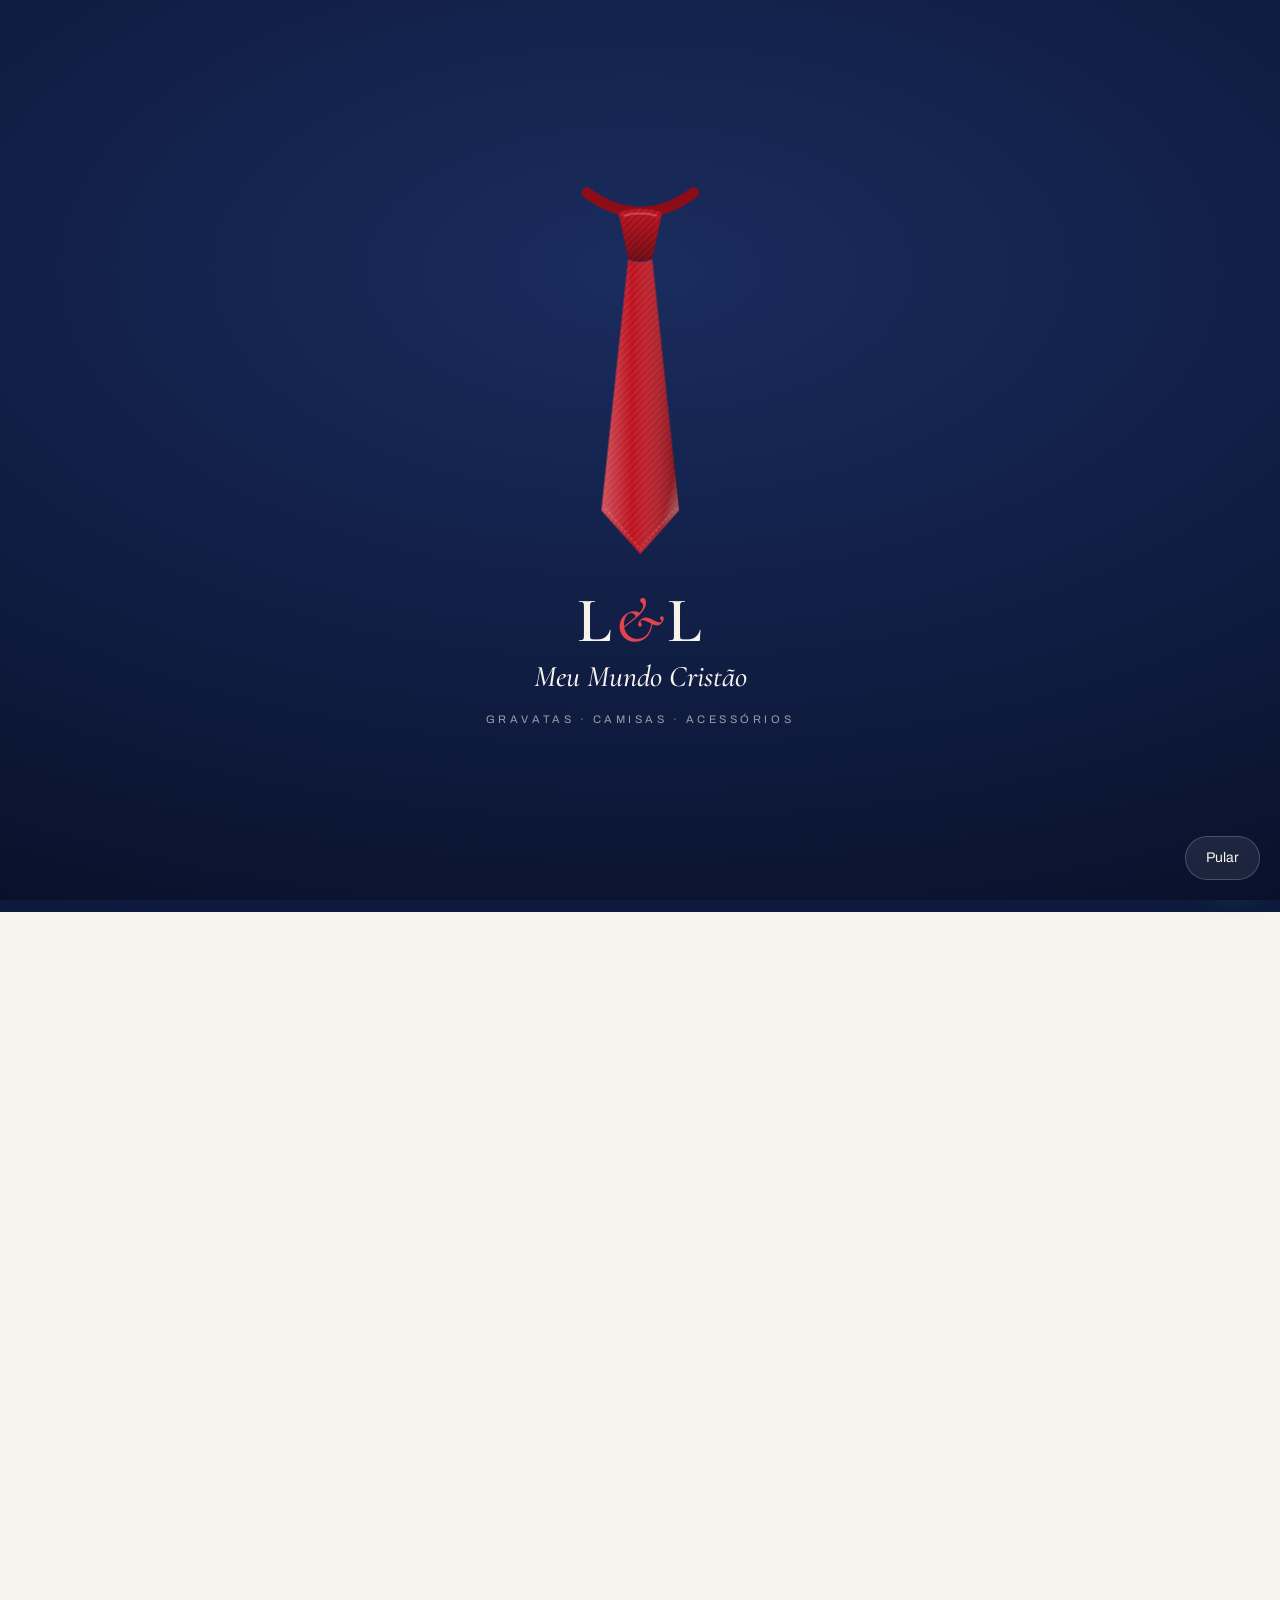
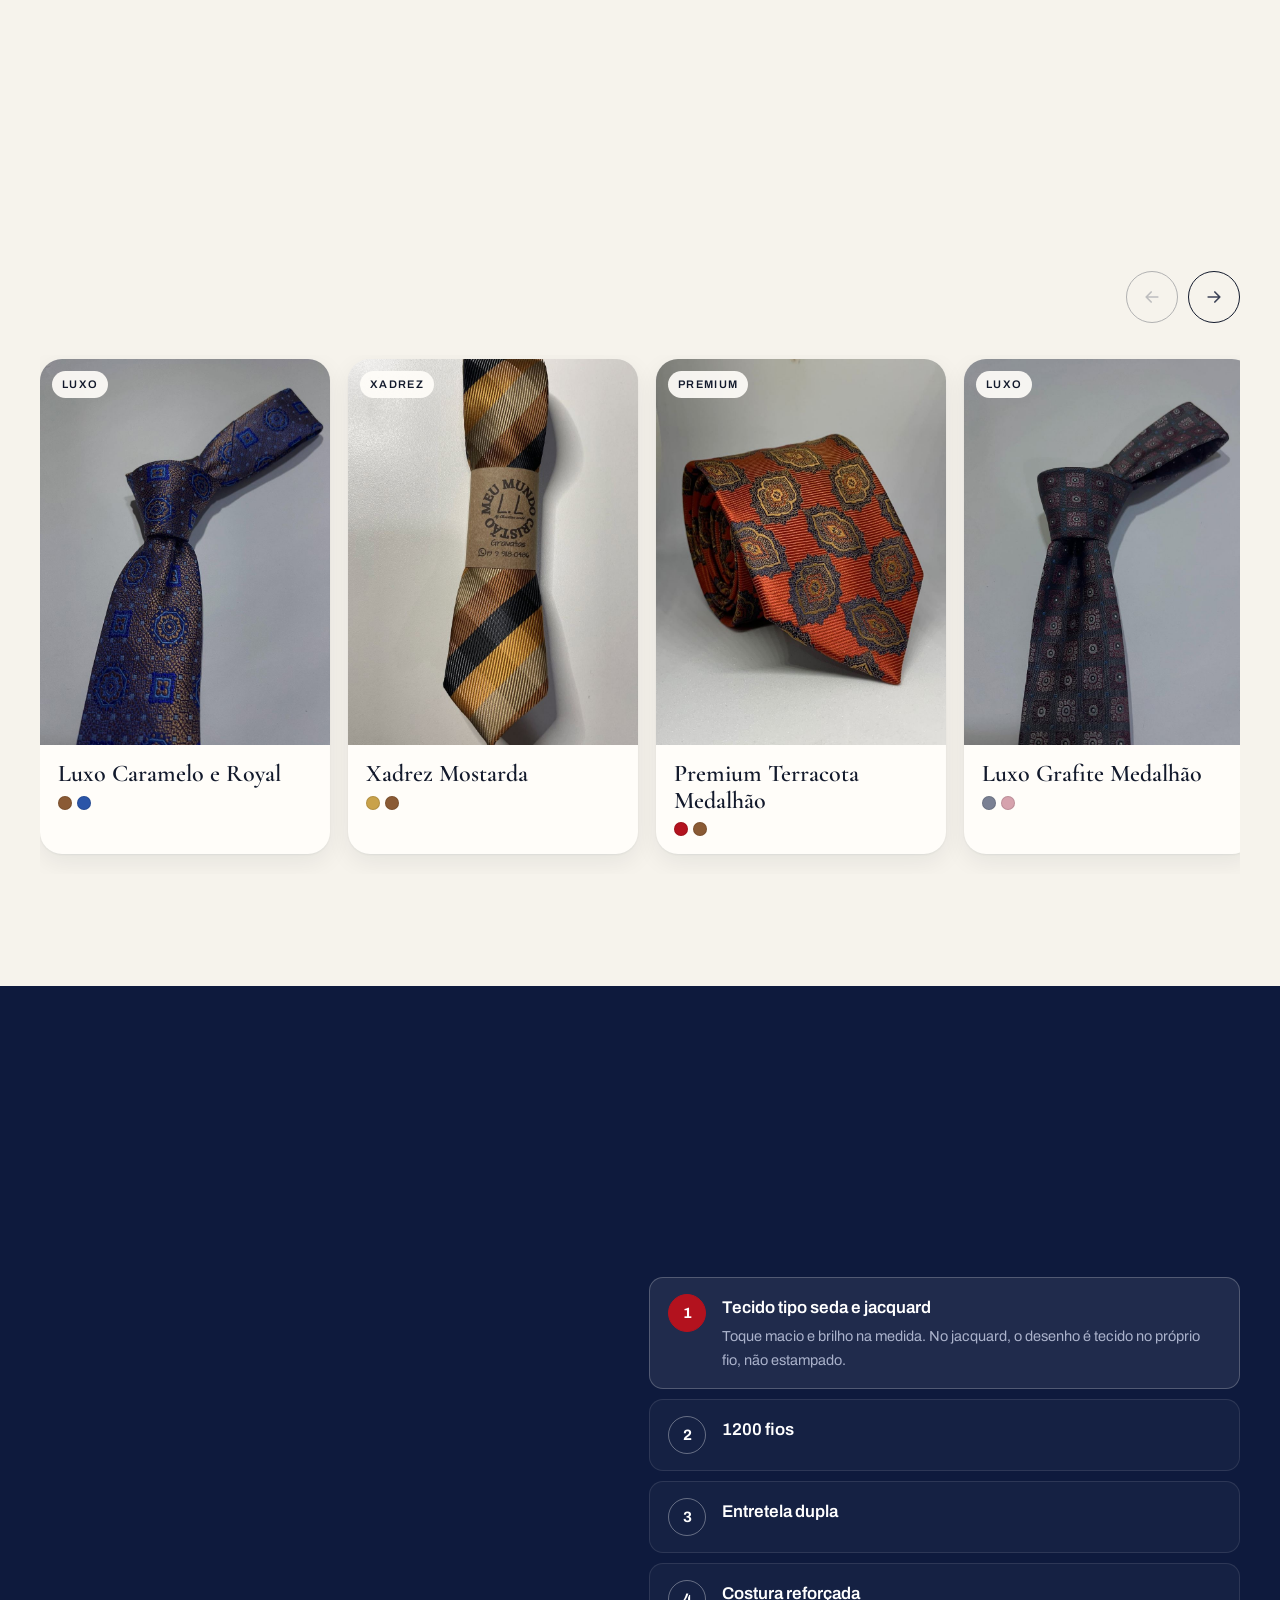
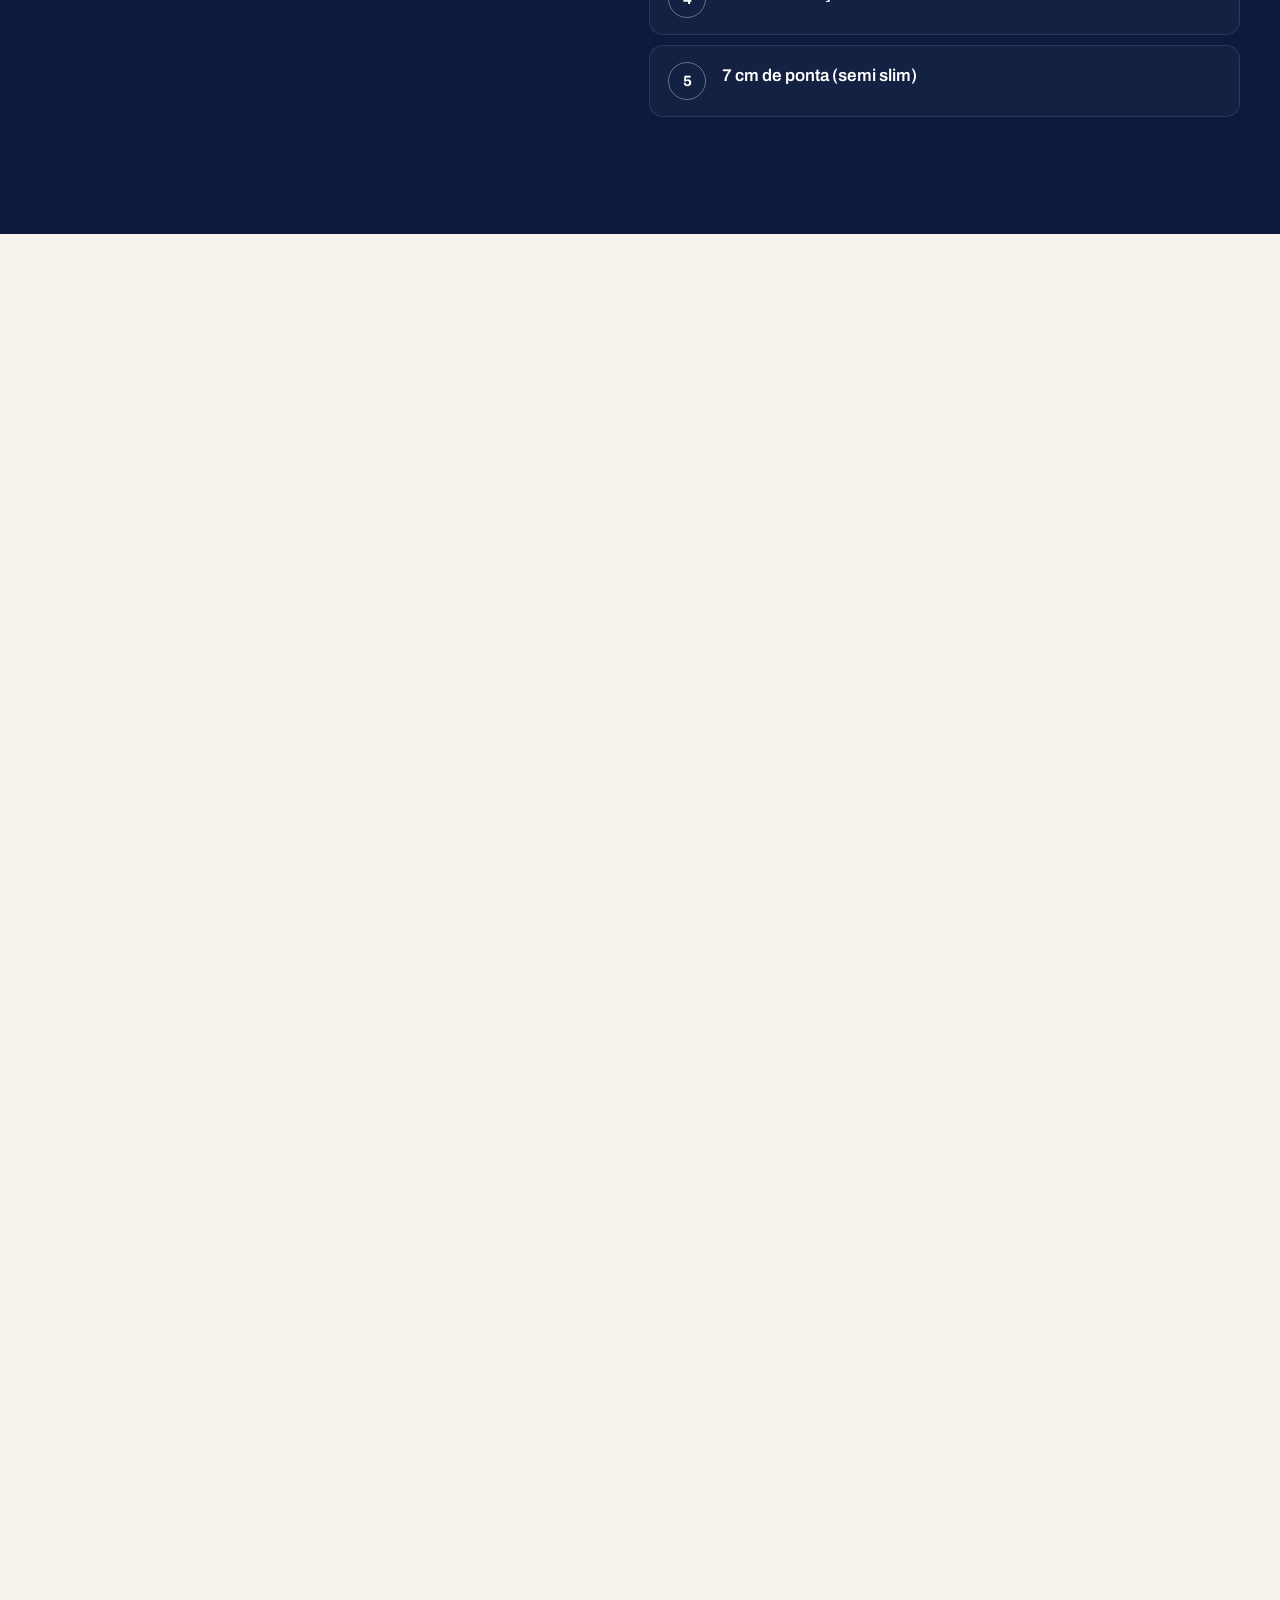
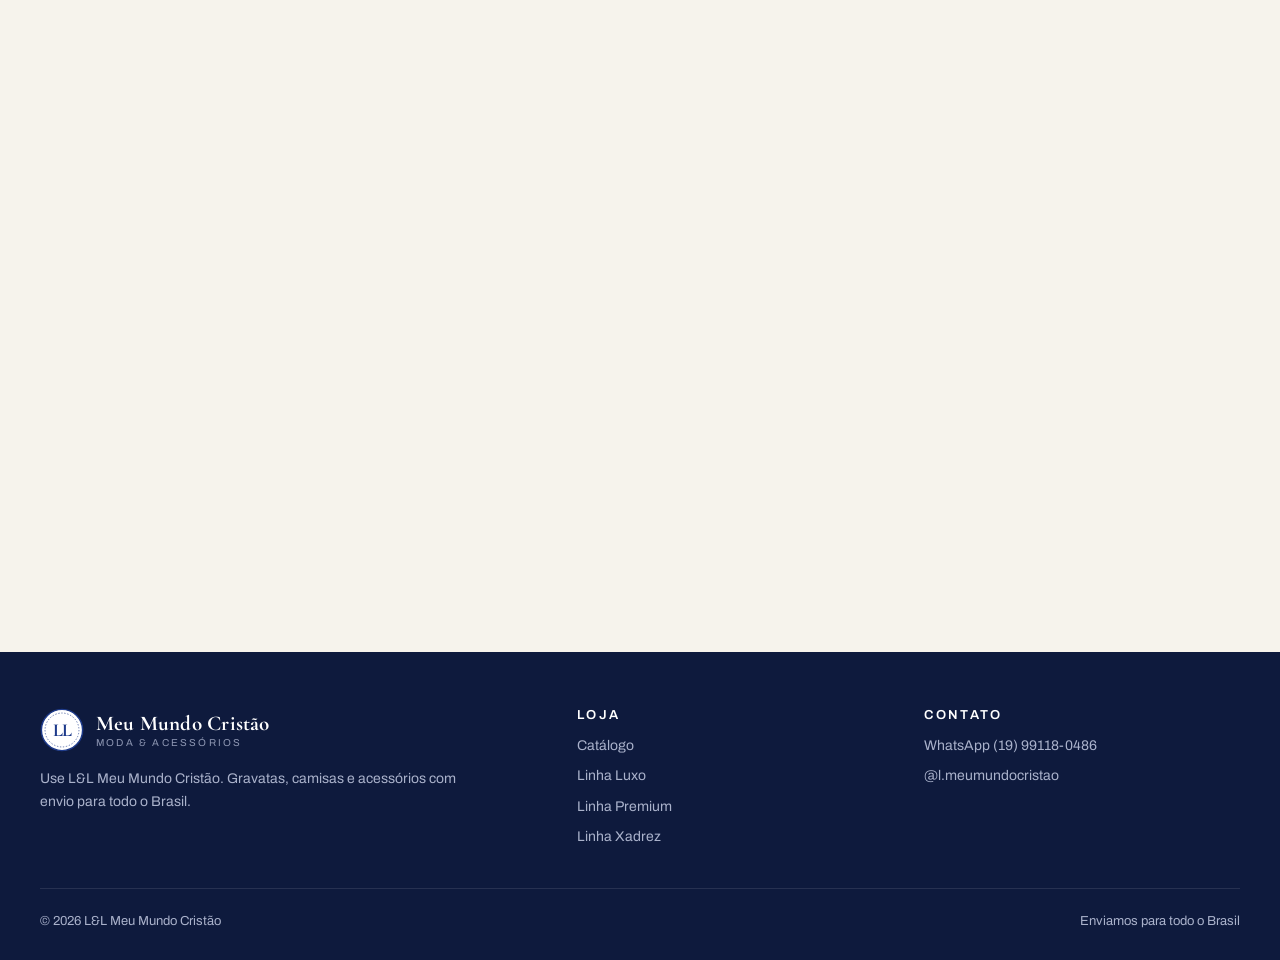
<file: index.html>
<!DOCTYPE html>
<html lang="pt-BR">
<head>
  <meta charset="UTF-8">
  <meta name="viewport" content="width=device-width, initial-scale=1.0, viewport-fit=cover">
  <title>L&amp;L Meu Mundo Cristão | Gravatas, camisas e acessórios</title>
  <meta name="description" content="Gravatas de 1200 fios, tecido tipo seda e jacquard, 7 cm de ponta e costura reforçada. Camisas e acessórios. Peça pelo WhatsApp, enviamos para todo o Brasil.">
  <meta name="theme-color" content="#f6f3ec">
  <link rel="icon" href="assets/img/favicon.svg" type="image/svg+xml">
  <meta property="og:type" content="website">
  <meta property="og:locale" content="pt_BR">
  <meta property="og:site_name" content="L&amp;L Meu Mundo Cristão">
  <meta property="og:title" content="L&amp;L Meu Mundo Cristão | Gravatas, camisas e acessórios">
  <meta property="og:description" content="Gravatas de 1200 fios com envio para todo o Brasil. Escolha no catálogo e peça pelo WhatsApp.">
  <meta property="og:image" content="assets/img/looks/look-1.jpg">

  <link rel="preload" href="fonts/cormorant-normal-latin.woff2" as="font" type="font/woff2" crossorigin>
  <link rel="preload" href="fonts/archivo-normal-latin.woff2" as="font" type="font/woff2" crossorigin>
  <link rel="stylesheet" href="css/fonts.css">
  <link rel="stylesheet" href="css/style.css?v=2">
</head>
<body id="topo">

  <a class="skip-link" href="#conteudo">Pular para o conteúdo</a>

  <!-- marca usada no topo e no rodapé -->
  <!-- TODO: trocar pelo arquivo oficial da logo (assets/img/logo.svg ou .png) -->
  <svg width="0" height="0" style="position:absolute" aria-hidden="true">
    <symbol id="marca" viewBox="0 0 48 48">
      <circle cx="24" cy="24" r="22.5" fill="#fff" stroke="currentColor" stroke-width="1.6"/>
      <circle cx="24" cy="24" r="18.5" fill="none" stroke="currentColor" stroke-width=".7" stroke-dasharray="1.5 1.8"/>
      <text x="24" y="31" text-anchor="middle" font-family="Cormorant, serif" font-weight="700" font-size="20" fill="currentColor" letter-spacing="-1">LL</text>
    </symbol>
    <symbol id="i-whats" viewBox="0 0 24 24"><path d="M12 2a10 10 0 0 0-8.6 15.1L2 22l5-1.3A10 10 0 1 0 12 2zm5.3 14.1c-.2.6-1.3 1.2-1.8 1.2-.5.1-1 .2-3.3-.7-2.8-1.1-4.5-3.9-4.7-4.1-.1-.2-1.1-1.5-1.1-2.9s.7-2 1-2.3c.2-.3.5-.3.7-.3h.5c.2 0 .4 0 .6.5l.9 2.1c.1.2.1.4 0 .5l-.3.5-.4.4c-.1.1-.3.3-.1.6.2.3.8 1.3 1.7 2.1 1.2 1 2.1 1.3 2.4 1.5.3.1.5.1.6-.1l.9-1c.2-.3.4-.2.6-.1l2 .9c.3.1.5.2.5.3.1.2.1.7-.1 1.3z"/></symbol>
    <symbol id="i-seta" viewBox="0 0 24 24"><path d="M5 12h14M13 6l6 6-6 6" fill="none" stroke="currentColor" stroke-width="2" stroke-linecap="round" stroke-linejoin="round"/></symbol>
    <symbol id="i-insta" viewBox="0 0 24 24"><rect x="3" y="3" width="18" height="18" rx="5" fill="none" stroke="currentColor" stroke-width="2"/><circle cx="12" cy="12" r="4" fill="none" stroke="currentColor" stroke-width="2"/><circle cx="17.5" cy="6.5" r="1.2" fill="currentColor"/></symbol>
  </svg>

  <!-- ===== Navegação ===== -->
  <header class="nav" id="nav">
    <div class="wrap nav-inner">
      <a href="index.html" class="brand" aria-label="L&amp;L Meu Mundo Cristão, início">
        <svg class="brand-mark" aria-hidden="true"><use href="#marca"/></svg>
        <span class="brand-txt"><b>Meu Mundo Cristão</b><small>Moda &amp; Acessórios</small></span>
      </a>

      <nav class="nav-links" aria-label="Seções">
        <a href="#linhas">Linhas</a>
        <a href="#destaques">Destaques</a>
        <a href="#qualidade">Qualidade</a>
        <a href="#looks">Looks</a>
        <a href="catalogo.html">Catálogo</a>
      </nav>

      <a class="btn btn-whats nav-cta" href="https://wa.me/5519991180486?text=Ol%C3%A1!%20Vim%20pelo%20site%20e%20quero%20ver%20as%20gravatas." target="_blank" rel="noopener">
        <svg class="i" aria-hidden="true"><use href="#i-whats"/></svg> WhatsApp
      </a>

      <button class="menu-btn" id="menuBtn" aria-expanded="false" aria-controls="menuMobile" aria-label="Abrir menu">
        <span></span><span></span>
      </button>
    </div>

    <nav class="menu-mobile" id="menuMobile" aria-label="Menu">
      <a href="#linhas">Linhas</a>
      <a href="#destaques">Destaques</a>
      <a href="#qualidade">Qualidade</a>
      <a href="#looks">Looks</a>
      <a href="catalogo.html">Catálogo</a>
      <a class="btn btn-whats" href="https://wa.me/5519991180486?text=Ol%C3%A1!%20Vim%20pelo%20site%20e%20quero%20ver%20as%20gravatas." target="_blank" rel="noopener">
        <svg class="i" aria-hidden="true"><use href="#i-whats"/></svg> Falar no WhatsApp
      </a>
    </nav>
  </header>

  <main id="conteudo" tabindex="-1">

    <!-- ===== Hero ===== -->
    <section class="hero">
      <div class="hero-fundo" aria-hidden="true"></div>
      <div class="wrap hero-inner">
        <div class="hero-txt">
          <span class="eyebrow revela">Gravatas · Camisas · Acessórios</span>
          <h1 class="revela" style="--d:.08s">Elegância que <em>começa no nó.</em></h1>
          <p class="hero-lead revela" style="--d:.16s">Gravatas de 1200 fios em tecido tipo seda e jacquard, com costura reforçada e entretela dupla. Escolha a sua e receba em qualquer lugar do Brasil.</p>
          <div class="hero-ctas revela" style="--d:.24s">
            <a class="btn btn-primary btn-lg" href="catalogo.html">Ver o catálogo <svg class="i" aria-hidden="true"><use href="#i-seta"/></svg></a>
            <a class="btn btn-outline btn-lg" href="https://wa.me/5519991180486?text=Ol%C3%A1!%20Vim%20pelo%20site%20e%20quero%20ver%20as%20gravatas." target="_blank" rel="noopener">
              <svg class="i" aria-hidden="true"><use href="#i-whats"/></svg> Pedir pelo WhatsApp
            </a>
          </div>
          <dl class="hero-dados revela" style="--d:.32s">
            <div><dt>1200</dt><dd>fios por gravata</dd></div>
            <div><dt>7 cm</dt><dd>de ponta, semi slim</dd></div>
            <div><dt>Brasil</dt><dd>envio para todo o país</dd></div>
          </dl>
        </div>

        <div class="hero-fotos" id="heroFotos">
          <figure class="hero-foto f1" data-prof="10"><img src="assets/img/looks/look-1.jpg" alt="Homem de blazer marrom de veludo e camisa branca usando a gravata Xadrez Mostarda" width="900" height="1200" fetchpriority="high"></figure>
          <figure class="hero-foto f2" data-prof="-18"><img src="assets/img/produtos/luxo-caramelo-1.jpg" alt="Gravata Luxo Caramelo Medalhão enrolada" width="900" height="1200"></figure>
          <a class="hero-selo" href="catalogo.html?p=xadrez-mostarda" data-prof="22">
            <img src="assets/img/produtos/xadrez-mostarda-1.jpg" alt="" width="42" height="42">
            <span><b>Xadrez Mostarda</b><span>Ver no catálogo</span></span>
          </a>
        </div>
      </div>
    </section>

    <!-- ===== Faixa corrida ===== -->
    <div class="marquee" aria-label="Diferenciais">
      <div class="marquee-trilho">
        <ul>
          <li>1200 fios</li><li>Tecido tipo seda</li><li>Jacquard</li><li>7 cm de ponta</li><li>Costura reforçada</li><li>Entretela dupla</li><li>Envio para todo o Brasil</li>
        </ul>
        <ul aria-hidden="true">
          <li>1200 fios</li><li>Tecido tipo seda</li><li>Jacquard</li><li>7 cm de ponta</li><li>Costura reforçada</li><li>Entretela dupla</li><li>Envio para todo o Brasil</li>
        </ul>
      </div>
    </div>

    <!-- ===== Linhas ===== -->
    <section class="section" id="linhas">
      <div class="wrap">
        <header class="section-head revela">
          <span class="eyebrow">Nossas linhas</span>
          <h2>Uma gravata para <em>cada ocasião</em></h2>
          <p>Do culto de domingo ao casamento, da reunião de trabalho à formatura.</p>
        </header>

        <div class="linhas">
          <a class="linha revela" href="catalogo.html?cat=luxo">
            <img src="assets/img/produtos/luxo-caramelo-royal-1.jpg" alt="" loading="lazy" width="900" height="1200">
            <div class="linha-txt">
              <span class="linha-num">01</span>
              <h3>Linha Luxo</h3>
              <ul><li>Tecido tipo seda</li><li>1200 fios</li><li>Entretela dupla</li></ul>
              <span class="linha-ir">Ver gravatas <svg aria-hidden="true"><use href="#i-seta"/></svg></span>
            </div>
          </a>
          <a class="linha revela" href="catalogo.html?cat=premium" style="--d:.1s">
            <img src="assets/img/produtos/premium-prata-1.jpg" alt="" loading="lazy" width="900" height="1200">
            <div class="linha-txt">
              <span class="linha-num">02</span>
              <h3>Linha Premium</h3>
              <ul><li>Tecido jacquard</li><li>1200 fios</li><li>Costura reforçada</li></ul>
              <span class="linha-ir">Ver gravatas <svg aria-hidden="true"><use href="#i-seta"/></svg></span>
            </div>
          </a>
          <a class="linha revela" href="catalogo.html?cat=xadrez" style="--d:.2s">
            <img src="assets/img/produtos/xadrez-cores-1.jpg" alt="" loading="lazy" width="900" height="1200">
            <div class="linha-txt">
              <span class="linha-num">03</span>
              <h3>Linha Xadrez</h3>
              <ul><li>Variedade de cores</li><li>7 cm de ponta</li><li>Semi slim</li></ul>
              <span class="linha-ir">Ver gravatas <svg aria-hidden="true"><use href="#i-seta"/></svg></span>
            </div>
          </a>
        </div>
      </div>
    </section>

    <!-- ===== Destaques ===== -->
    <section class="section" id="destaques" style="padding-top:0">
      <div class="wrap">
        <div class="destaques-topo">
          <header class="section-head revela">
            <span class="eyebrow">Destaques</span>
            <h2>Escolhidas <em>a dedo</em></h2>
          </header>
          <div class="setas">
            <button class="seta" type="button" id="setaVolta" aria-label="Gravatas anteriores"><svg aria-hidden="true" style="transform:scaleX(-1)"><use href="#i-seta"/></svg></button>
            <button class="seta" type="button" id="setaVai" aria-label="Próximas gravatas"><svg aria-hidden="true"><use href="#i-seta"/></svg></button>
          </div>
        </div>
        <!-- os cards vêm de js/gravatas.js -->
        <div class="trilho" id="trilho" tabindex="0" aria-label="Gravatas em destaque"></div>
      </div>
    </section>

    <!-- ===== Anatomia da gravata ===== -->
    <section class="section anatomia" id="qualidade">
      <div class="wrap anat-inner">
        <div class="anat-arte revela" id="anatArte">
          <svg viewBox="0 0 200 520" aria-hidden="true">
            <defs>
              <pattern id="anTrama" patternUnits="userSpaceOnUse" width="5" height="5" patternTransform="rotate(45)"><rect width="5" height="5" fill="#b3121e"/><rect width="2.5" height="5" fill="#c41c29"/></pattern>
              <linearGradient id="anVol" x1="0" x2="1"><stop offset="0" stop-color="#fff" stop-opacity=".25"/><stop offset=".4" stop-color="#fff" stop-opacity="0"/><stop offset="1" stop-color="#000" stop-opacity=".35"/></linearGradient>
              <linearGradient id="anNo" x1="0" y1="0" x2="0" y2="1"><stop offset="0" stop-color="#000" stop-opacity="0"/><stop offset="1" stop-color="#000" stop-opacity=".4"/></linearGradient>
            </defs>
            <path d="M80 92 Q100 96 120 92 L152 452 L100 508 L48 452 Z" fill="url(#anTrama)"/>
            <path d="M80 92 Q100 96 120 92 L152 452 L100 508 L48 452 Z" fill="url(#anVol)"/>
            <path d="M52 449 L100 503 L148 449" fill="none" stroke="#fff" stroke-opacity=".35" stroke-width="1.2" stroke-dasharray="3 2.5"/>
            <path d="M100 98 V500" stroke="#000" stroke-opacity=".1"/>
            <path d="M68 14 Q100 6 132 14 L120 88 Q100 94 80 88 Z" fill="url(#anTrama)"/>
            <path d="M68 14 Q100 6 132 14 L120 88 Q100 94 80 88 Z" fill="url(#anNo)"/>
            <!-- medida da ponta -->
            <g class="anat-medida" stroke="#f6f3ec" stroke-width="1.2" fill="#f6f3ec">
              <path d="M48 470 V488 M152 470 V488 M50 480 H150" stroke-dasharray="none"/>
              <text x="100" y="476" text-anchor="middle" font-size="11" stroke="none" font-family="Archivo, sans-serif">7 cm</text>
            </g>
          </svg>
          <button class="ponto" type="button" data-alvo="0" style="left:50%;top:9%" aria-label="Tecido">1</button>
          <button class="ponto" type="button" data-alvo="1" style="left:38%;top:36%" aria-label="1200 fios">2</button>
          <button class="ponto" type="button" data-alvo="2" style="left:62%;top:55%" aria-label="Entretela dupla">3</button>
          <button class="ponto" type="button" data-alvo="3" style="left:30%;top:84%" aria-label="Costura reforçada">4</button>
          <button class="ponto" type="button" data-alvo="4" style="left:72%;top:93%" aria-label="7 cm de ponta">5</button>
        </div>

        <div>
          <header class="section-head revela">
            <span class="eyebrow">Qualidade</span>
            <h2>O que faz uma <em>boa gravata</em></h2>
            <p>Toque nos números para ver cada detalhe.</p>
          </header>
          <ol class="anat-lista" id="anatLista">
            <li><button class="anat-item ativo" type="button"><b>1</b><strong>Tecido tipo seda e jacquard</strong><span><span>Toque macio e brilho na medida. No jacquard, o desenho é tecido no próprio fio, não estampado.</span></span></button></li>
            <li><button class="anat-item" type="button"><b>2</b><strong>1200 fios</strong><span><span>Trama fechada que dá corpo à gravata e deixa o desenho nítido.</span></span></button></li>
            <li><button class="anat-item" type="button"><b>3</b><strong>Entretela dupla</strong><span><span>A gravata cai reta, não torce e o nó fica firme o dia inteiro.</span></span></button></li>
            <li><button class="anat-item" type="button"><b>4</b><strong>Costura reforçada</strong><span><span>Acabamento que aguenta o uso de toda semana sem abrir.</span></span></button></li>
            <li><button class="anat-item" type="button"><b>5</b><strong>7 cm de ponta (semi slim)</strong><span><span>Nem larga demais, nem fina demais: a medida moderna que combina com quase todo terno.</span></span></button></li>
          </ol>
        </div>
      </div>
    </section>

    <!-- ===== Looks ===== -->
    <!-- TODO: confirmar a autorização de uso de imagem das pessoas nas fotos -->
    <section class="section" id="looks">
      <div class="wrap">
        <header class="section-head revela">
          <span class="eyebrow">Inspiração</span>
          <h2>Como <em>usar</em></h2>
          <p>Combinações que funcionam. Clique para ver a gravata no catálogo.</p>
        </header>
        <div class="looks">
          <figure class="look grande revela">
            <img src="assets/img/looks/look-6.jpg" alt="Blazer marrom de veludo com gravata Xadrez Mostarda" loading="lazy" width="900" height="1200">
            <figcaption><b>Xadrez Mostarda</b>com blazer marrom</figcaption>
            <a href="catalogo.html?p=xadrez-mostarda" aria-label="Ver a gravata Xadrez Mostarda no catálogo"></a>
          </figure>
          <figure class="look revela" style="--d:.08s">
            <img src="assets/img/looks/look-3.jpg" alt="Terno cinza com gravata xadrez grafite e vinho" loading="lazy" width="900" height="1200">
            <figcaption><b>Xadrez Grafite</b>com terno cinza</figcaption>
            <a href="catalogo.html?p=xadrez-grafite" aria-label="Ver a gravata Xadrez Grafite e Vinho no catálogo"></a>
          </figure>
          <figure class="look revela" style="--d:.16s">
            <img src="assets/img/looks/look-2.jpg" alt="Camisa branca e paletó no ombro com gravata xadrez" loading="lazy" width="900" height="1200">
            <figcaption><b>Só a camisa</b>também fica bem</figcaption>
            <a href="catalogo.html?p=xadrez-grafite" aria-label="Ver a gravata Xadrez Grafite e Vinho no catálogo"></a>
          </figure>
          <figure class="look revela" style="--d:.24s">
            <img src="assets/img/looks/look-4.jpg" alt="Camisa branca com gravata Xadrez Mostarda e blazer no ombro" loading="lazy" width="900" height="1200">
            <figcaption><b>Mostarda</b>com calça escura</figcaption>
            <a href="catalogo.html?p=xadrez-mostarda" aria-label="Ver a gravata Xadrez Mostarda no catálogo"></a>
          </figure>
          <figure class="look revela" style="--d:.32s">
            <img src="assets/img/looks/look-5.jpg" alt="Tirando o paletó, gravata xadrez com camisa branca" loading="lazy" width="900" height="1200">
            <figcaption><b>Grafite e vinho</b>do culto ao almoço</figcaption>
            <a href="catalogo.html?p=xadrez-grafite" aria-label="Ver a gravata Xadrez Grafite e Vinho no catálogo"></a>
          </figure>
        </div>
      </div>
    </section>

    <!-- ===== Como comprar ===== -->
    <section class="section" id="como" style="padding-top:0">
      <div class="wrap">
        <header class="section-head revela">
          <span class="eyebrow">Como comprar</span>
          <h2>Simples <em>como dar o nó</em></h2>
        </header>
        <ol class="passos">
          <li class="passo revela"><h3>Escolha no catálogo</h3><p>Separe as gravatas que gostou e a cor de cada uma. Elas vão para a sua lista.</p></li>
          <li class="passo revela" style="--d:.1s"><h3>Envie pelo WhatsApp</h3><p>Com um toque, a lista chega pronta para o Lucas, que responde com preço e prazo.</p></li>
          <li class="passo revela" style="--d:.2s"><h3>Receba em casa</h3><p>Enviamos para todo o Brasil, bem embalada e pronta para usar.</p></li>
        </ol>
      </div>
    </section>

    <!-- ===== Chamada final ===== -->
    <section class="chamada">
      <div class="wrap">
        <div class="chamada-box revela">
          <svg class="chamada-gravata" viewBox="0 0 100 260" aria-hidden="true"><path d="M33 6 Q50 2 67 6 L60 40 Q50 43 40 40 Z M40.5 41 Q50 44 59.5 41 L75 220 L50 252 L25 220 Z" fill="#fff"/></svg>
          <div>
            <h2>Pronto para <em>dar o nó?</em></h2>
            <p>Veja todas as gravatas no catálogo ou chame no WhatsApp para uma dica de combinação.</p>
          </div>
          <div class="chamada-ctas">
            <a class="btn btn-light btn-lg" href="catalogo.html">Ver o catálogo</a>
            <a class="btn btn-outline btn-lg" style="border-color:#fff;color:#fff" href="https://www.instagram.com/l.meumundocristao/" target="_blank" rel="noopener"><svg class="i" aria-hidden="true"><use href="#i-insta"/></svg> Instagram</a>
          </div>
        </div>
      </div>
    </section>

  </main>

  <footer class="footer">
    <div class="wrap">
      <div class="footer-inner">
        <div>
          <a href="index.html" class="brand" aria-label="L&amp;L Meu Mundo Cristão, início">
            <svg class="brand-mark" aria-hidden="true" style="color:#1d3a8a"><use href="#marca"/></svg>
            <span class="brand-txt"><b>Meu Mundo Cristão</b><small>Moda &amp; Acessórios</small></span>
          </a>
          <p style="margin-top:16px;max-width:30em">Use L&amp;L Meu Mundo Cristão. Gravatas, camisas e acessórios com envio para todo o Brasil.</p>
        </div>
        <div>
          <h3>Loja</h3>
          <ul>
            <li><a href="catalogo.html">Catálogo</a></li>
            <li><a href="catalogo.html?cat=luxo">Linha Luxo</a></li>
            <li><a href="catalogo.html?cat=premium">Linha Premium</a></li>
            <li><a href="catalogo.html?cat=xadrez">Linha Xadrez</a></li>
          </ul>
        </div>
        <div>
          <h3>Contato</h3>
          <ul>
            <li><a href="https://wa.me/5519991180486" target="_blank" rel="noopener">WhatsApp (19) 99118-0486</a></li>
            <li><a href="https://www.instagram.com/l.meumundocristao/" target="_blank" rel="noopener">@l.meumundocristao</a></li>
          </ul>
        </div>
      </div>
      <!-- TODO: incluir razão social e CNPJ quando o Lucas informar -->
      <div class="footer-base">
        <p>© <span class="ano"></span> L&amp;L Meu Mundo Cristão</p>
        <p>Enviamos para todo o Brasil</p>
      </div>
    </div>
  </footer>

  <a class="whats-float" href="https://wa.me/5519991180486?text=Ol%C3%A1!%20Vim%20pelo%20site%20e%20quero%20ver%20as%20gravatas." target="_blank" rel="noopener" aria-label="Falar com a loja no WhatsApp">
    <svg aria-hidden="true"><use href="#i-whats"/></svg>
  </a>

  <script src="js/intro.js?v=2"></script>
  <script src="js/gravatas.js?v=1"></script>
  <script src="js/main.js?v=1"></script>
</body>
</html>
</file>
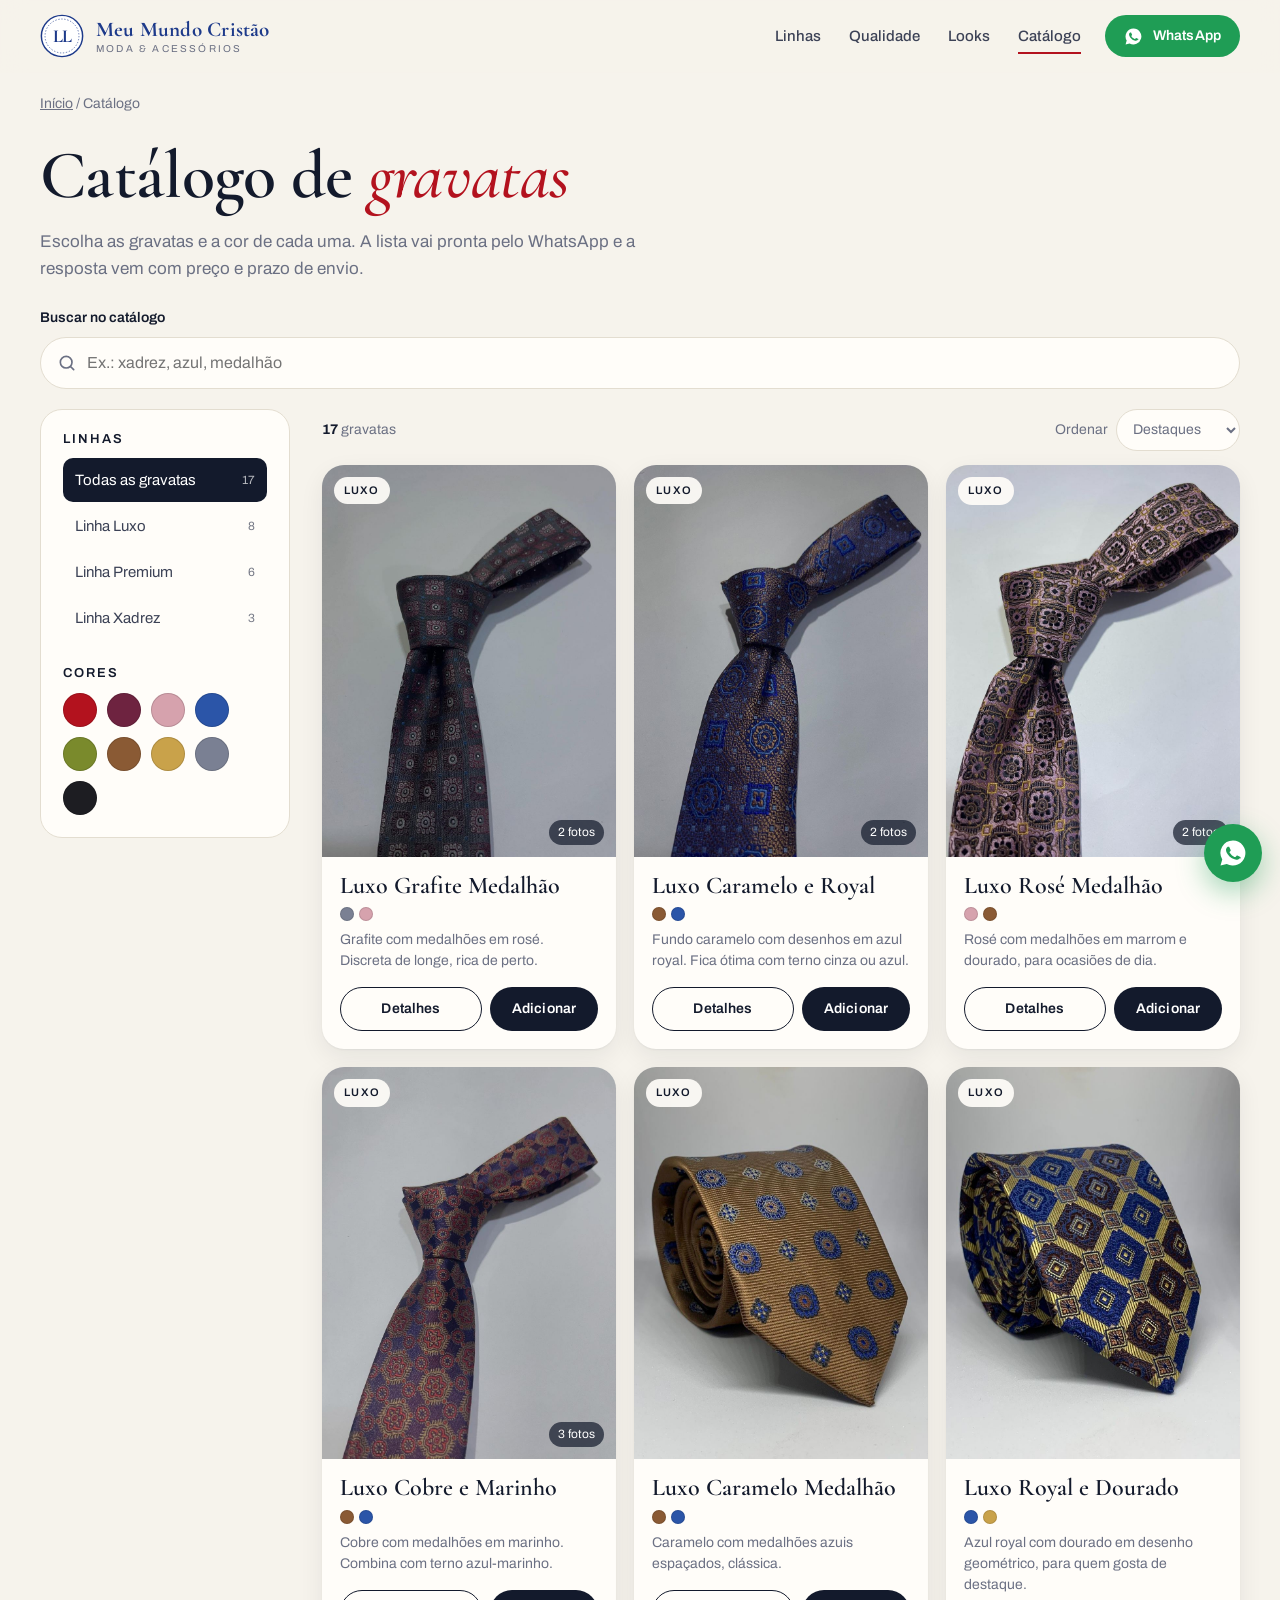
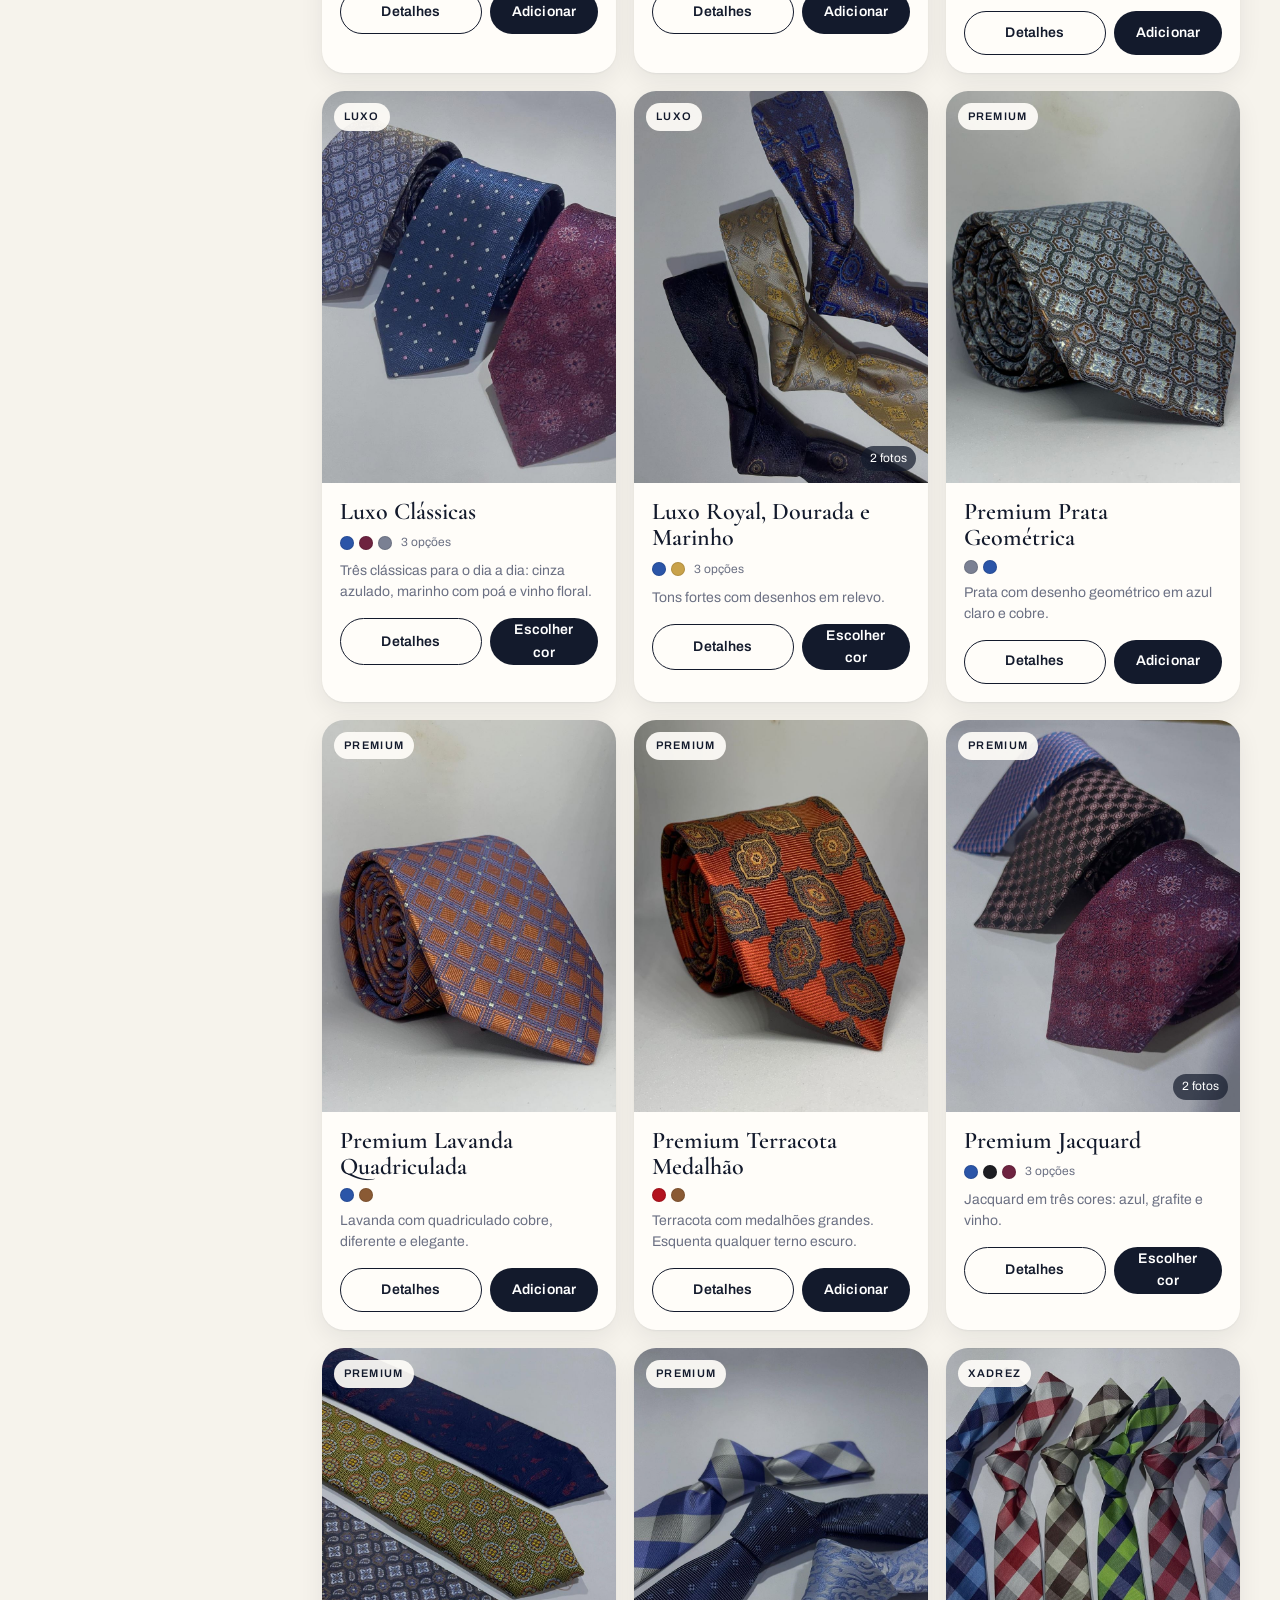
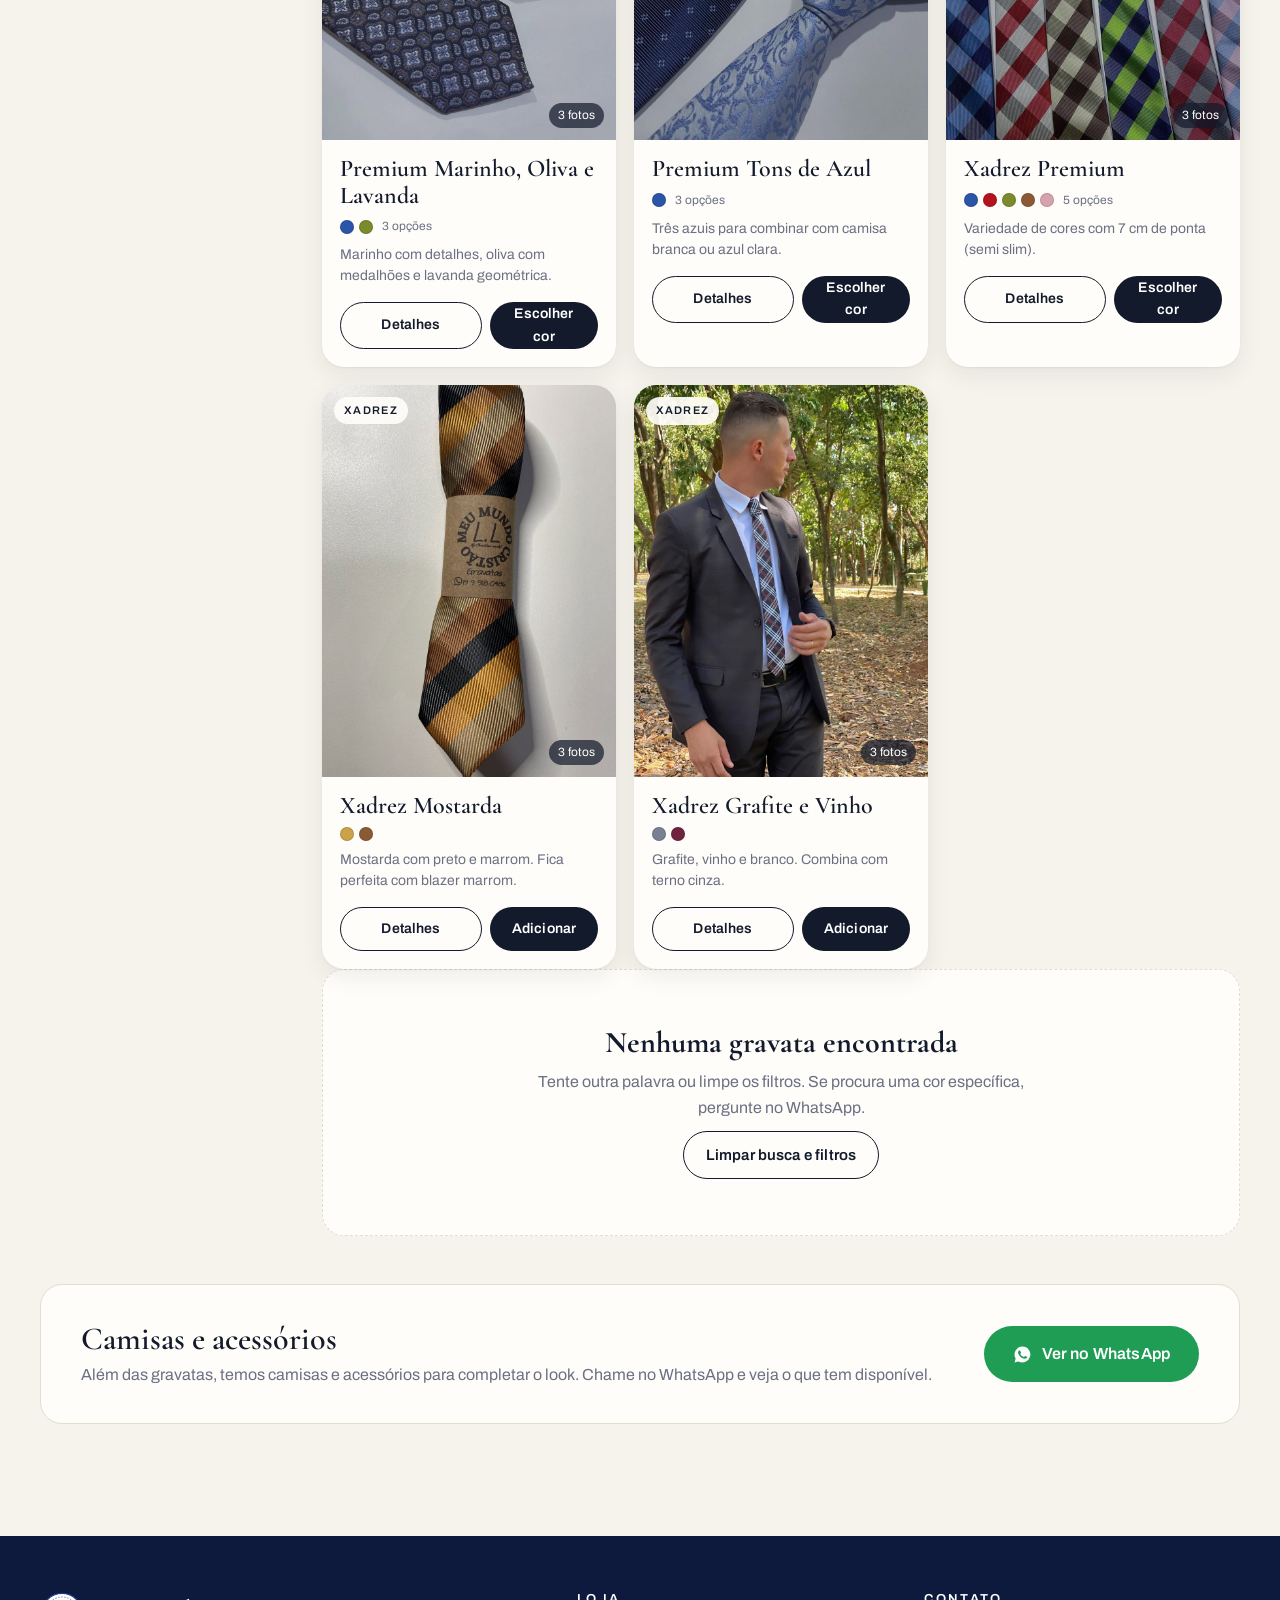
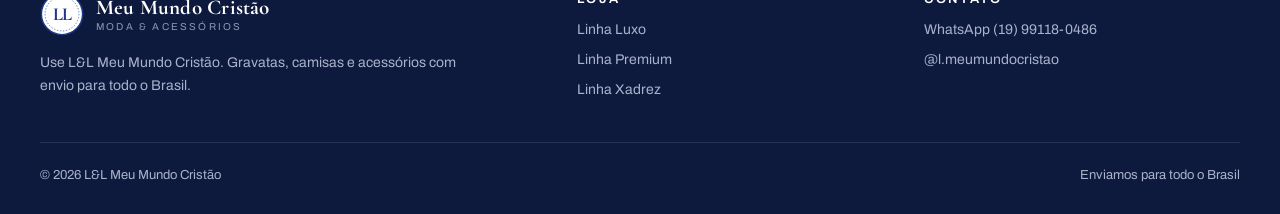
<file: catalogo.html>
<!DOCTYPE html>
<html lang="pt-BR">
<head>
  <meta charset="UTF-8">
  <meta name="viewport" content="width=device-width, initial-scale=1.0, viewport-fit=cover">
  <title>Catálogo de gravatas | L&amp;L Meu Mundo Cristão</title>
  <meta name="description" content="Gravatas das linhas Luxo, Premium e Xadrez. Escolha as suas, monte a lista e peça pelo WhatsApp. Enviamos para todo o Brasil.">
  <meta name="theme-color" content="#f6f3ec">
  <link rel="icon" href="assets/img/favicon.svg" type="image/svg+xml">
  <meta property="og:type" content="website">
  <meta property="og:locale" content="pt_BR">
  <meta property="og:site_name" content="L&amp;L Meu Mundo Cristão">
  <meta property="og:title" content="Catálogo de gravatas | L&amp;L Meu Mundo Cristão">
  <meta property="og:description" content="Escolha as gravatas e peça pelo WhatsApp. Envio para todo o Brasil.">
  <meta property="og:image" content="assets/img/produtos/luxo-caramelo-royal-1.jpg">

  <link rel="preload" href="fonts/cormorant-normal-latin.woff2" as="font" type="font/woff2" crossorigin>
  <link rel="preload" href="fonts/archivo-normal-latin.woff2" as="font" type="font/woff2" crossorigin>
  <link rel="stylesheet" href="css/fonts.css">
  <link rel="stylesheet" href="css/style.css?v=2">
</head>
<body id="topo">

  <a class="skip-link" href="#conteudo">Pular para o conteúdo</a>

  <!-- TODO: trocar pelo arquivo oficial da logo (assets/img/logo.svg ou .png) -->
  <svg width="0" height="0" style="position:absolute" aria-hidden="true">
    <symbol id="marca" viewBox="0 0 48 48">
      <circle cx="24" cy="24" r="22.5" fill="#fff" stroke="currentColor" stroke-width="1.6"/>
      <circle cx="24" cy="24" r="18.5" fill="none" stroke="currentColor" stroke-width=".7" stroke-dasharray="1.5 1.8"/>
      <text x="24" y="31" text-anchor="middle" font-family="Cormorant, serif" font-weight="700" font-size="20" fill="currentColor" letter-spacing="-1">LL</text>
    </symbol>
    <symbol id="i-whats" viewBox="0 0 24 24"><path d="M12 2a10 10 0 0 0-8.6 15.1L2 22l5-1.3A10 10 0 1 0 12 2zm5.3 14.1c-.2.6-1.3 1.2-1.8 1.2-.5.1-1 .2-3.3-.7-2.8-1.1-4.5-3.9-4.7-4.1-.1-.2-1.1-1.5-1.1-2.9s.7-2 1-2.3c.2-.3.5-.3.7-.3h.5c.2 0 .4 0 .6.5l.9 2.1c.1.2.1.4 0 .5l-.3.5-.4.4c-.1.1-.3.3-.1.6.2.3.8 1.3 1.7 2.1 1.2 1 2.1 1.3 2.4 1.5.3.1.5.1.6-.1l.9-1c.2-.3.4-.2.6-.1l2 .9c.3.1.5.2.5.3.1.2.1.7-.1 1.3z"/></symbol>
  </svg>

  <!-- ===== Navegação ===== -->
  <header class="nav" id="nav">
    <div class="wrap nav-inner">
      <a href="index.html" class="brand" aria-label="L&amp;L Meu Mundo Cristão, início">
        <svg class="brand-mark" aria-hidden="true"><use href="#marca"/></svg>
        <span class="brand-txt"><b>Meu Mundo Cristão</b><small>Moda &amp; Acessórios</small></span>
      </a>

      <nav class="nav-links" aria-label="Seções">
        <a href="index.html#linhas">Linhas</a>
        <a href="index.html#qualidade">Qualidade</a>
        <a href="index.html#looks">Looks</a>
        <a href="catalogo.html" aria-current="page">Catálogo</a>
      </nav>

      <a class="btn btn-whats nav-cta" href="https://wa.me/5519991180486?text=Ol%C3%A1!%20Vim%20pelo%20cat%C3%A1logo%20do%20site." target="_blank" rel="noopener">
        <svg class="i" aria-hidden="true"><use href="#i-whats"/></svg> WhatsApp
      </a>

      <button class="menu-btn" id="menuBtn" aria-expanded="false" aria-controls="menuMobile" aria-label="Abrir menu">
        <span></span><span></span>
      </button>
    </div>

    <nav class="menu-mobile" id="menuMobile" aria-label="Menu">
      <a href="index.html#linhas">Linhas</a>
      <a href="index.html#qualidade">Qualidade</a>
      <a href="index.html#looks">Looks</a>
      <a href="catalogo.html" aria-current="page">Catálogo</a>
    </nav>
  </header>

  <main id="conteudo" tabindex="-1">

    <nav class="wrap breadcrumb" aria-label="Você está em"><a href="index.html">Início</a> / Catálogo</nav>

    <section class="section catalogo">
      <div class="wrap">
        <header class="section-head">
          <h1>Catálogo de <em>gravatas</em></h1>
          <p>Escolha as gravatas e a cor de cada uma. A lista vai pronta pelo WhatsApp e a resposta vem com preço e prazo de envio.</p>
        </header>

        <form class="cat-busca" id="catBusca" role="search">
          <label for="busca">Buscar no catálogo</label>
          <div class="cat-busca-linha">
            <input type="search" id="busca" name="q" placeholder="Ex.: xadrez, azul, medalhão" autocomplete="off" enterkeyhint="search">
          </div>
        </form>

        <div class="cat-layout">
          <!-- filtros ao lado (no celular abrem pelo botão "Filtros") -->
          <aside class="cat-lado" id="catLado" aria-label="Filtros">
            <div class="cat-grupo">
              <h2>Linhas</h2>
              <ul class="cat-lista" id="catLista"></ul>
            </div>
            <div class="cat-grupo">
              <h2>Cores</h2>
              <div class="cat-cores" id="catCores"></div>
            </div>
            <button type="button" class="cat-limpar" id="catLimpar" hidden>Limpar filtros</button>
          </aside>

          <div>
            <div class="cat-barra">
              <p class="cat-info" id="catInfo" aria-live="polite"></p>
              <div class="cat-controles">
                <button type="button" class="cat-toggle" id="catToggle" aria-expanded="false" aria-controls="catLado">Filtros <span id="catToggleConta"></span></button>
                <label>Ordenar
                  <select id="ordem">
                    <option value="destaque">Destaques</option>
                    <option value="az">Nome: A a Z</option>
                    <option value="za">Nome: Z a A</option>
                    <option value="linha">Linha</option>
                  </select>
                </label>
              </div>
            </div>

            <div class="cat-chips" id="catChips"></div>

            <!-- os produtos vêm de js/gravatas.js -->
            <div class="produtos" id="produtos"></div>

            <div class="cat-vazio" id="catVazio" hidden>
              <h3>Nenhuma gravata encontrada</h3>
              <p>Tente outra palavra ou limpe os filtros. Se procura uma cor específica, pergunte no WhatsApp.</p>
              <button type="button" class="btn btn-outline" id="catVazioLimpar">Limpar busca e filtros</button>
            </div>
          </div>
        </div>

        <!-- TODO: confirmar com o Lucas quais camisas e acessórios ele vende para entrarem no catálogo -->
        <div class="mais-pecas">
          <div>
            <h2>Camisas e acessórios</h2>
            <p>Além das gravatas, temos camisas e acessórios para completar o look. Chame no WhatsApp e veja o que tem disponível.</p>
          </div>
          <a class="btn btn-whats btn-lg" href="https://wa.me/5519991180486?text=Ol%C3%A1!%20Vim%20pelo%20cat%C3%A1logo%20do%20site%20e%20quero%20ver%20as%20camisas%20e%20acess%C3%B3rios." target="_blank" rel="noopener">
            <svg class="i" aria-hidden="true"><use href="#i-whats"/></svg> Ver no WhatsApp
          </a>
        </div>
      </div>
    </section>

    <!-- Janela do produto -->
    <dialog class="modal" id="modal" aria-labelledby="modalNome">
      <button class="modal-fechar" type="button" id="modalFechar" aria-label="Fechar">×</button>
      <div class="modal-inner" id="modalConteudo"></div>
    </dialog>

    <!-- Barra da lista: aparece quando há gravatas escolhidas -->
    <div class="lista-barra" id="listaBarra" hidden>
      <button class="lista-abrir" id="listaAbrir" aria-expanded="false" aria-controls="gaveta">
        <span class="lista-conta" id="listaConta">0</span>
        <span>Ver minha lista</span>
      </button>
      <a class="btn btn-whats" id="listaEnviarBarra" href="#" target="_blank" rel="noopener">Enviar no WhatsApp</a>
    </div>

    <div class="gaveta" id="gaveta" hidden>
      <aside class="gaveta-painel" aria-label="Minha lista">
        <header class="gaveta-topo">
          <h2>Minha lista</h2>
          <button class="gaveta-fechar" id="gavetaFechar" aria-label="Fechar lista">×</button>
        </header>
        <ul class="gaveta-lista" id="gavetaLista"></ul>
        <footer class="gaveta-base">
          <label>Observação (opcional)
            <textarea id="listaNota" rows="2" placeholder="Ex.: é para um casamento no dia 20"></textarea>
          </label>
          <div class="gaveta-botoes">
            <button class="btn btn-outline" id="listaLimpar">Limpar</button>
            <a class="btn btn-whats" id="listaEnviar" href="#" target="_blank" rel="noopener">
              <svg class="i" aria-hidden="true"><use href="#i-whats"/></svg> Enviar pelo WhatsApp
            </a>
          </div>
        </footer>
      </aside>
    </div>

  </main>

  <footer class="footer">
    <div class="wrap">
      <div class="footer-inner">
        <div>
          <a href="index.html" class="brand" aria-label="L&amp;L Meu Mundo Cristão, início">
            <svg class="brand-mark" aria-hidden="true" style="color:#1d3a8a"><use href="#marca"/></svg>
            <span class="brand-txt"><b>Meu Mundo Cristão</b><small>Moda &amp; Acessórios</small></span>
          </a>
          <p style="margin-top:16px;max-width:30em">Use L&amp;L Meu Mundo Cristão. Gravatas, camisas e acessórios com envio para todo o Brasil.</p>
        </div>
        <div>
          <h3>Loja</h3>
          <ul>
            <li><a href="catalogo.html?cat=luxo">Linha Luxo</a></li>
            <li><a href="catalogo.html?cat=premium">Linha Premium</a></li>
            <li><a href="catalogo.html?cat=xadrez">Linha Xadrez</a></li>
          </ul>
        </div>
        <div>
          <h3>Contato</h3>
          <ul>
            <li><a href="https://wa.me/5519991180486" target="_blank" rel="noopener">WhatsApp (19) 99118-0486</a></li>
            <li><a href="https://www.instagram.com/l.meumundocristao/" target="_blank" rel="noopener">@l.meumundocristao</a></li>
          </ul>
        </div>
      </div>
      <div class="footer-base">
        <p>© <span class="ano"></span> L&amp;L Meu Mundo Cristão</p>
        <p>Enviamos para todo o Brasil</p>
      </div>
    </div>
  </footer>

  <a class="whats-float" href="https://wa.me/5519991180486?text=Ol%C3%A1!%20Vim%20pelo%20cat%C3%A1logo%20do%20site." target="_blank" rel="noopener" aria-label="Falar com a loja no WhatsApp">
    <svg aria-hidden="true"><use href="#i-whats"/></svg>
  </a>

  <script src="js/gravatas.js?v=1"></script>
  <script src="js/main.js?v=1"></script>
  <script src="js/catalogo.js?v=1"></script>
</body>
</html>
</file>
<file: css/fonts.css>
/* Fontes hospedadas no próprio site (sem chamar o Google Fonts a cada visita) */
@font-face {
  font-family: 'Archivo';
  font-style: normal;
  font-weight: 400 800;
  font-stretch: 62% 125%;
  font-display: swap;
  src: url(../fonts/archivo-normal-latin-ext.woff2) format('woff2');
  unicode-range: U+0100-02BA, U+02BD-02C5, U+02C7-02CC, U+02CE-02D7, U+02DD-02FF, U+0304, U+0308, U+0329, U+1D00-1DBF, U+1E00-1E9F, U+1EF2-1EFF, U+2020, U+20A0-20AB, U+20AD-20C4, U+2113, U+2C60-2C7F, U+A720-A7FF;
}
@font-face {
  font-family: 'Archivo';
  font-style: normal;
  font-weight: 400 800;
  font-stretch: 62% 125%;
  font-display: swap;
  src: url(../fonts/archivo-normal-latin.woff2) format('woff2');
  unicode-range: U+0000-00FF, U+0131, U+0152-0153, U+02BB-02BC, U+02C6, U+02DA, U+02DC, U+0304, U+0308, U+0329, U+2000-206F, U+20AC, U+2122, U+2191, U+2193, U+2212, U+2215, U+FEFF, U+FFFD;
}
@font-face {
  font-family: 'Cormorant';
  font-style: normal;
  font-weight: 500 700;
  font-display: swap;
  src: url(../fonts/cormorant-normal-latin.woff2) format('woff2');
}
@font-face {
  font-family: 'Cormorant';
  font-style: italic;
  font-weight: 500 700;
  font-display: swap;
  src: url(../fonts/cormorant-italic-latin.woff2) format('woff2');
}
</file>
<file: css/style.css>
/* =========================================================
   L&L Meu Mundo Cristão | visual do site
   Cores da marca no :root (azul da logo, vermelho da gravata)
   ========================================================= */

:root {
  --marfim: #f6f3ec;
  --papel: #fffdf9;
  --tinta: #131a2c;
  --texto: #3c4256;
  --suave: #6b7083;
  --linha: #e3ddd0;
  --marinho: #1d3a8a;      /* azul da logo */
  --marinho-escuro: #0e1a3d;
  --vermelho: #b3121e;     /* a gravata da abertura */
  --vermelho-escuro: #8c0d17;
  --whats: #1f9d55;

  --serif: "Cormorant", "Times New Roman", serif;
  --sans: "Archivo", system-ui, -apple-system, "Segoe UI", sans-serif;

  --raio: 14px;
  --raio-g: 22px;
  --sombra: 0 1px 2px rgb(19 26 44 / .06), 0 8px 24px rgb(19 26 44 / .07);
  --sombra-g: 0 2px 6px rgb(19 26 44 / .08), 0 24px 60px rgb(19 26 44 / .16);
  --ease: cubic-bezier(.22, 1, .36, 1);
  --wrap: 1200px;
}

*, *::before, *::after { box-sizing: border-box; }
html { scroll-behavior: smooth; -webkit-text-size-adjust: 100%; }
html.intro-on { overflow: hidden; }
body {
  margin: 0;
  font-family: var(--sans);
  font-size: 16px;
  line-height: 1.6;
  color: var(--texto);
  background: var(--marfim);
  overflow-x: hidden;
}
img, svg { display: block; max-width: 100%; }
a { color: inherit; }
button, input, select, textarea { font: inherit; color: inherit; }
h1, h2, h3 { color: var(--tinta); line-height: 1.1; margin: 0; }
p { margin: 0; }

:focus-visible { outline: 2.5px solid var(--marinho); outline-offset: 3px; border-radius: 4px; }

.wrap { width: min(100% - 32px, var(--wrap)); margin-inline: auto; }
.skip-link { position: absolute; left: 12px; top: -60px; z-index: 200; background: var(--tinta); color: #fff; padding: 10px 14px; border-radius: 8px; }
.skip-link:focus { top: 12px; }
.sr { position: absolute; width: 1px; height: 1px; overflow: hidden; clip: rect(0 0 0 0); white-space: nowrap; }

/* ---------- Botões ---------- */
.btn {
  display: inline-flex; align-items: center; justify-content: center; gap: 10px;
  min-height: 48px; padding: 0 22px; border-radius: 999px; border: 1.5px solid transparent;
  font-weight: 600; font-size: 15px; letter-spacing: .01em; text-decoration: none; cursor: pointer;
  transition: transform .25s var(--ease), background-color .2s, color .2s, border-color .2s, box-shadow .25s;
}
.btn:active { transform: scale(.97); }
.btn .i { width: 19px; height: 19px; fill: currentColor; flex: none; }
.btn-primary { background: var(--tinta); color: #fff; }
.btn-primary:hover { background: var(--marinho); box-shadow: 0 10px 24px rgb(29 58 138 / .28); }
.btn-red { background: var(--vermelho); color: #fff; }
.btn-red:hover { background: var(--vermelho-escuro); box-shadow: 0 10px 24px rgb(179 18 30 / .3); }
.btn-whats { background: var(--whats); color: #fff; }
.btn-whats:hover { background: #17834a; box-shadow: 0 10px 24px rgb(31 157 85 / .3); }
.btn-outline { border-color: var(--tinta); color: var(--tinta); background: transparent; }
.btn-outline:hover { background: var(--tinta); color: #fff; }
.btn-light { background: #fff; color: var(--tinta); }
.btn-light:hover { background: var(--marfim); }
.btn-lg { min-height: 56px; padding: 0 28px; font-size: 16px; }

/* ---------- Navegação ---------- */
.nav {
  position: sticky; top: 0; z-index: 50;
  background: rgb(246 243 236 / .86);
  backdrop-filter: saturate(1.4) blur(12px); -webkit-backdrop-filter: saturate(1.4) blur(12px);
  border-bottom: 1px solid transparent; transition: border-color .3s, background-color .3s;
}
.nav.rolou { border-bottom-color: var(--linha); background: rgb(246 243 236 / .95); }
.nav-inner { display: flex; align-items: center; gap: 24px; height: 72px; }
.brand { display: flex; align-items: center; gap: 12px; text-decoration: none; color: var(--marinho); }
.brand-mark { width: 44px; height: 44px; flex: none; }
.brand-txt { display: grid; line-height: 1; }
.brand-txt b { font-family: var(--serif); font-size: 21px; font-weight: 700; letter-spacing: .01em; }
.brand-txt small { font-size: 10px; letter-spacing: .22em; text-transform: uppercase; color: var(--suave); margin-top: 4px; }
.nav-links { display: none; gap: 28px; margin-left: auto; }
.nav-links a { text-decoration: none; font-size: 15px; font-weight: 500; color: var(--texto); position: relative; padding: 6px 0; }
.nav-links a::after { content: ""; position: absolute; left: 0; right: 0; bottom: 0; height: 2px; background: var(--vermelho); transform: scaleX(0); transform-origin: left; transition: transform .35s var(--ease); }
.nav-links a:hover::after, .nav-links a[aria-current="page"]::after { transform: scaleX(1); }
.nav-cta { display: none; min-height: 42px; padding: 0 18px; font-size: 14px; }
.menu-btn { margin-left: auto; width: 46px; height: 46px; border: 0; background: transparent; border-radius: 12px; display: grid; place-content: center; gap: 6px; cursor: pointer; }
.menu-btn span { display: block; width: 22px; height: 2px; background: var(--tinta); border-radius: 2px; transition: transform .3s var(--ease); }
.menu-btn[aria-expanded="true"] span:first-child { transform: translateY(4px) rotate(45deg); }
.menu-btn[aria-expanded="true"] span:last-child { transform: translateY(-4px) rotate(-45deg); }
.menu-mobile { display: grid; gap: 2px; padding: 0 16px; max-height: 0; overflow: hidden; transition: max-height .4s var(--ease), padding .4s var(--ease); border-top: 1px solid transparent; }
.menu-mobile.aberto { max-height: 420px; padding: 8px 16px 18px; border-top-color: var(--linha); }
.menu-mobile a { text-decoration: none; font-size: 17px; font-weight: 500; padding: 12px 4px; border-bottom: 1px solid var(--linha); }
.menu-mobile .btn { margin-top: 12px; border-bottom: 0; }

@media (min-width: 900px) {
  .nav-links { display: flex; }
  .nav-cta { display: inline-flex; }
  .menu-btn, .menu-mobile { display: none; }
}

/* ---------- Abertura (gravata se amarrando) ---------- */
.intro {
  position: fixed; inset: 0; z-index: 300; display: grid; place-items: center;
  background: radial-gradient(120% 90% at 50% 30%, #1a2c5e 0%, var(--marinho-escuro) 60%, #070d22 100%);
  cursor: pointer; transition: transform .85s cubic-bezier(.7, 0, .2, 1), opacity .85s;
}
.intro.saindo { transform: translateY(-100%); opacity: .6; }
.intro-palco { display: grid; justify-items: center; gap: 18px; }
.intro-svg { width: auto; height: min(52vh, 400px); overflow: visible; }
/* 1. a volta do colarinho se desenha */
.ti-volta { fill: none; stroke: var(--vermelho-escuro); stroke-width: 9; stroke-linecap: round; stroke-dasharray: 1; stroke-dashoffset: 1; animation: tiDesenha .5s .2s ease-out forwards; }
/* 2. o nó cai frouxo e aperta */
.ti-no { transform-box: fill-box; transform-origin: 50% 30%; opacity: 0; animation: tiAperta .8s .6s cubic-bezier(.34, 1.56, .64, 1) forwards; }
/* 3. a lâmina desce de baixo do nó */
.ti-lamina { transform-box: fill-box; transform-origin: 50% 0; transform: scaleY(0); animation: tiDesce .8s 1.1s cubic-bezier(.3, 1.25, .55, 1) forwards; }
/* 4. a gravata inteira balança e assenta */
.ti-gravata { transform-box: view-box; transform-origin: 100px 34px; animation: tiBalanca 1.1s 1.75s ease-in-out; }
.ti-brilho { transform-box: view-box; animation: tiBrilho 1s 2.1s ease-in-out both; }
.intro-marca { display: grid; justify-items: center; text-align: center; color: #f6f3ec; }
.intro-marca > * { opacity: 0; transform: translateY(14px); animation: tiTexto .8s var(--ease) forwards; }
.intro-ll { font-family: var(--serif); font-size: clamp(44px, 9vw, 64px); font-weight: 600; line-height: 1; letter-spacing: .02em; animation-delay: 2.3s !important; }
.intro-ll em { font-style: italic; color: #e2434f; font-weight: 500; padding: 0 2px; }
.intro-nome { font-family: var(--serif); font-size: clamp(22px, 4.6vw, 30px); font-style: italic; font-weight: 500; animation-delay: 2.45s !important; }
.intro-sub { font-size: 11px; letter-spacing: .32em; text-transform: uppercase; color: rgb(246 243 236 / .6); margin-top: 10px; animation-delay: 2.6s !important; }
.intro-pular { position: absolute; right: 20px; bottom: calc(20px + env(safe-area-inset-bottom)); background: rgb(255 255 255 / .08); border: 1px solid rgb(255 255 255 / .2); color: #f6f3ec; border-radius: 999px; padding: 10px 20px; font-size: 14px; cursor: pointer; transition: background-color .2s; }
.intro-pular:hover { background: rgb(255 255 255 / .16); }

@keyframes tiDesenha { to { stroke-dashoffset: 0; } }
@keyframes tiAperta {
  0% { opacity: 0; transform: translateY(-26px) scale(1.55, 1.3) rotate(-10deg); }
  35% { opacity: 1; transform: translateY(0) scale(1.4, 1.2) rotate(-4deg); }
  100% { opacity: 1; transform: none; }
}
@keyframes tiDesce { to { transform: scaleY(1); } }
@keyframes tiBalanca { 0%, 100% { transform: none; } 25% { transform: rotate(3deg); } 55% { transform: rotate(-2deg); } 80% { transform: rotate(.8deg); } }
@keyframes tiBrilho { from { transform: skewX(-14deg) translateX(-60px); } to { transform: skewX(-14deg) translateX(150px); } }
@keyframes tiTexto { to { opacity: 1; transform: none; } }

/* ---------- Seções e títulos ---------- */
.section { padding: 72px 0; }
.eyebrow { display: inline-flex; align-items: center; gap: 10px; font-size: 12px; font-weight: 600; letter-spacing: .22em; text-transform: uppercase; color: var(--vermelho); }
.eyebrow::before { content: ""; width: 26px; height: 1.5px; background: currentColor; }
.section-head { display: grid; gap: 14px; margin-bottom: 40px; max-width: 640px; }
.section-head h2, .h2 { font-family: var(--serif); font-weight: 600; font-size: clamp(36px, 6vw, 54px); letter-spacing: -.01em; }
.section-head h2 em, .h2 em { font-style: italic; color: var(--vermelho); font-weight: 500; }
.section-head p { font-size: 17px; color: var(--suave); }
.section-head.centro { margin-inline: auto; text-align: center; justify-items: center; }

@media (min-width: 900px) { .section { padding: 112px 0; } }

/* ---------- Hero ---------- */
.hero { padding: 28px 0 64px; position: relative; overflow: hidden; }
.hero-inner { display: grid; gap: 40px; align-items: center; }
.hero-txt { display: grid; gap: 22px; }
.hero h1 { font-family: var(--serif); font-weight: 600; font-size: clamp(48px, 11vw, 92px); letter-spacing: -.02em; line-height: .98; }
.hero h1 em { display: block; font-style: italic; font-weight: 500; color: var(--vermelho); }
.hero-lead { font-size: 18px; max-width: 30em; }
.hero-ctas { display: flex; flex-wrap: wrap; gap: 12px; }
.hero-dados { display: flex; flex-wrap: wrap; gap: 14px 30px; padding-top: 8px; margin: 0; }
.hero-dados div { display: grid; }
.hero-dados dt { font-family: var(--serif); font-size: 32px; font-weight: 600; color: var(--tinta); line-height: 1; }
.hero-dados dd { margin: 4px 0 0; font-size: 13px; color: var(--suave); }

.hero-fotos { position: relative; aspect-ratio: 4 / 4.6; max-width: 540px; width: 100%; margin-inline: auto; }
.hero-foto { position: absolute; margin: 0; overflow: hidden; border-radius: var(--raio-g); box-shadow: var(--sombra-g); transition: transform .6s var(--ease); }
.hero-foto img { width: 100%; height: 100%; object-fit: cover; }
.hero-foto.f1 { inset: 0 18% 0 0; }
.hero-foto.f2 { width: 42%; aspect-ratio: 3 / 4; right: 0; bottom: 8%; border: 5px solid var(--papel); }
.hero-selo {
  position: absolute; left: -6px; top: 7%; display: flex; align-items: center; gap: 12px;
  padding: 10px 16px 10px 10px; background: var(--papel); border-radius: 999px; box-shadow: var(--sombra);
  text-decoration: none; font-size: 13px; line-height: 1.25; transition: transform .6s var(--ease);
}
.hero-selo img { width: 42px; height: 42px; border-radius: 50%; object-fit: cover; }
.hero-selo b { display: block; color: var(--tinta); font-size: 14px; }
.hero-selo span { color: var(--suave); }
.hero-fundo { position: absolute; z-index: -1; right: -10%; top: -6%; width: 70%; aspect-ratio: 1; border-radius: 50%; background: radial-gradient(circle, rgb(29 58 138 / .1), transparent 65%); pointer-events: none; }

@media (min-width: 900px) {
  .hero { padding: 48px 0 96px; }
  .hero-inner { grid-template-columns: 1.05fr 1fr; gap: 56px; }
}

/* ---------- Faixa corrida ---------- */
.marquee { background: var(--marinho-escuro); color: #f6f3ec; overflow: hidden; padding: 18px 0; }
.marquee-trilho { display: flex; width: max-content; animation: corre 32s linear infinite; }
.marquee ul { display: flex; gap: 40px; padding: 0 20px; margin: 0; list-style: none; }
.marquee li { display: flex; align-items: center; gap: 40px; white-space: nowrap; font-family: var(--serif); font-size: 24px; font-style: italic; }
.marquee li::after { content: ""; width: 7px; height: 7px; background: var(--vermelho); transform: rotate(45deg); }
.marquee:hover .marquee-trilho { animation-play-state: paused; }
@keyframes corre { to { transform: translateX(-50%); } }

/* ---------- Linhas ---------- */
.linhas { display: grid; gap: 18px; }
.linha {
  position: relative; display: grid; overflow: hidden; border-radius: var(--raio-g); text-decoration: none;
  min-height: 440px; color: #fff; isolation: isolate; box-shadow: var(--sombra);
}
.linha img { position: absolute; inset: 0; width: 100%; height: 100%; object-fit: cover; z-index: -2; transition: transform 1s var(--ease); }
.linha::after { content: ""; position: absolute; inset: 0; z-index: -1; background: linear-gradient(180deg, rgb(10 16 36 / 0) 35%, rgb(10 16 36 / .86) 100%); }
.linha-txt { align-self: end; padding: 26px; display: grid; gap: 10px; }
.linha-num { font-size: 12px; letter-spacing: .22em; text-transform: uppercase; opacity: .75; }
.linha h3 { font-family: var(--serif); font-size: 38px; font-weight: 600; color: #fff; }
.linha ul { display: flex; flex-wrap: wrap; gap: 6px; margin: 0; padding: 0; list-style: none; }
.linha li { font-size: 12px; padding: 4px 10px; border: 1px solid rgb(255 255 255 / .35); border-radius: 999px; backdrop-filter: blur(4px); }
.linha-ir { display: inline-flex; align-items: center; gap: 8px; font-weight: 600; margin-top: 6px; }
.linha-ir svg { width: 18px; height: 18px; transition: transform .35s var(--ease); }
.linha:hover img { transform: scale(1.06); }
.linha:hover .linha-ir svg { transform: translateX(5px); }

@media (min-width: 760px) { .linhas { grid-template-columns: repeat(3, 1fr); } .linha { min-height: 520px; } }

/* ---------- Destaques (trilho que arrasta) ---------- */
.destaques-topo { display: flex; align-items: end; justify-content: space-between; gap: 20px; margin-bottom: 32px; }
.destaques-topo .section-head { margin: 0; }
.setas { display: none; gap: 10px; }
.seta { width: 52px; height: 52px; border-radius: 50%; border: 1.5px solid var(--tinta); background: transparent; display: grid; place-items: center; cursor: pointer; transition: background-color .2s, color .2s, opacity .2s; }
.seta svg { width: 20px; height: 20px; }
.seta:hover:not(:disabled) { background: var(--tinta); color: #fff; }
.seta:disabled { opacity: .3; cursor: default; }
.trilho {
  display: grid; grid-auto-flow: column; grid-auto-columns: min(74%, 290px); gap: 18px;
  overflow-x: auto; scroll-snap-type: x mandatory; scroll-padding-inline: 16px; padding: 4px 16px 20px;
  margin-inline: -16px; scrollbar-width: none; overscroll-behavior-x: contain;
}
.trilho::-webkit-scrollbar { display: none; }
.trilho > * { scroll-snap-align: start; }
@media (min-width: 760px) { .setas { display: flex; } }
@media (min-width: 1232px) { .trilho { margin-inline: 0; padding-inline: 0; scroll-padding-inline: 0; } }

/* ---------- Card de produto (home e catálogo) ---------- */
.produto { position: relative; display: grid; grid-template-rows: auto 1fr; background: var(--papel); border-radius: var(--raio-g); overflow: hidden; box-shadow: var(--sombra); transition: transform .45s var(--ease), box-shadow .45s var(--ease); }
.produto:hover { transform: translateY(-4px); box-shadow: var(--sombra-g); }
.produto-foto { position: relative; aspect-ratio: 3 / 4; overflow: hidden; background: #e9e7e3; border: 0; padding: 0; cursor: zoom-in; display: block; width: 100%; }
.produto-foto img { position: absolute; inset: 0; width: 100%; height: 100%; object-fit: cover; transition: opacity .5s, transform .9s var(--ease); }
.produto-foto img.f2 { opacity: 0; }
.produto:hover .produto-foto img.f2 { opacity: 1; }
.produto:hover .produto-foto img { transform: scale(1.04); }
.produto-tag { position: absolute; left: 12px; top: 12px; z-index: 1; font-size: 11px; font-weight: 600; letter-spacing: .12em; text-transform: uppercase; background: rgb(255 253 249 / .92); color: var(--tinta); padding: 5px 10px; border-radius: 999px; }
.produto-fotos { position: absolute; right: 12px; bottom: 12px; z-index: 1; font-size: 12px; background: rgb(19 26 44 / .7); color: #fff; padding: 3px 9px; border-radius: 999px; }
.produto-corpo { display: grid; align-content: start; gap: 8px; padding: 16px 18px 18px; }
.produto-corpo h3 { font-family: var(--serif); font-size: 24px; font-weight: 600; line-height: 1.1; }
.produto-corpo p { font-size: 14px; color: var(--suave); line-height: 1.5; }
.bolinhas { display: flex; align-items: center; gap: 5px; }
.bolinhas i { width: 14px; height: 14px; border-radius: 50%; box-shadow: inset 0 0 0 1px rgb(0 0 0 / .12); }
.bolinhas span { font-size: 12px; color: var(--suave); margin-left: 4px; }
.produto-acoes { display: flex; gap: 8px; margin-top: 8px; align-self: end; }
.produto-acoes .btn { min-height: 44px; padding: 0 16px; font-size: 14px; flex: 1; }
.qtd { display: flex; align-items: center; justify-content: space-between; flex: 1; min-height: 44px; border: 1.5px solid var(--tinta); border-radius: 999px; padding: 0 4px; }
.qtd button { width: 36px; height: 36px; border: 0; border-radius: 50%; background: transparent; font-size: 20px; cursor: pointer; display: grid; place-items: center; }
.qtd button:hover { background: var(--marfim); }
.qtd output { font-weight: 700; min-width: 2ch; text-align: center; }
.produto-mini .produto-corpo p { display: none; }

/* ---------- Anatomia da gravata ---------- */
.anatomia { background: var(--marinho-escuro); color: #d7dbe8; position: relative; overflow: hidden; }
.anatomia .section-head h2 { color: #fff; }
.anatomia .section-head p { color: #aab2cb; }
.anatomia .eyebrow { color: #ef6b74; }
.anat-inner { display: grid; gap: 36px; align-items: center; }
.anat-arte { position: relative; width: min(100%, 190px); margin-inline: auto; }
.anat-arte svg { width: 100%; height: auto; overflow: visible; }
.ponto { position: absolute; width: 38px; height: 38px; margin: -19px 0 0 -19px; border-radius: 50%; border: 0; background: #fff; color: var(--marinho-escuro); font-weight: 700; font-size: 15px; cursor: pointer; display: grid; place-items: center; box-shadow: 0 0 0 0 rgb(255 255 255 / .5); transition: transform .3s var(--ease), background-color .2s, color .2s; animation: pulsa 2.4s infinite; }
.ponto:hover, .ponto.ativo { background: var(--vermelho); color: #fff; transform: scale(1.12); animation: none; }
@keyframes pulsa { 0% { box-shadow: 0 0 0 0 rgb(255 255 255 / .45); } 70% { box-shadow: 0 0 0 14px rgb(255 255 255 / 0); } 100% { box-shadow: 0 0 0 0 rgb(255 255 255 / 0); } }
.anat-lista { display: grid; gap: 10px; margin: 0; padding: 0; list-style: none; counter-reset: an; }
.anat-item { width: 100%; text-align: left; display: grid; grid-template-columns: 38px 1fr; gap: 4px 16px; padding: 16px 18px; border-radius: var(--raio); border: 1px solid rgb(255 255 255 / .1); background: rgb(255 255 255 / .03); color: inherit; cursor: pointer; transition: background-color .3s, border-color .3s; }
.anat-item b { grid-row: span 2; width: 38px; height: 38px; border-radius: 50%; display: grid; place-items: center; border: 1.5px solid rgb(255 255 255 / .35); color: #fff; font-size: 15px; transition: background-color .3s, border-color .3s; }
.anat-item strong { color: #fff; font-size: 17px; font-weight: 600; }
.anat-item span { font-size: 14.5px; color: #aab2cb; display: grid; grid-template-rows: 0fr; transition: grid-template-rows .45s var(--ease); }
.anat-item span > span { overflow: hidden; display: block; }
.anat-item.ativo { background: rgb(255 255 255 / .08); border-color: rgb(255 255 255 / .22); }
.anat-item.ativo b { background: var(--vermelho); border-color: var(--vermelho); }
.anat-item.ativo > span { grid-template-rows: 1fr; }
@media (min-width: 900px) { .anat-inner { grid-template-columns: 1fr 1.1fr; gap: 72px; } .anat-arte { width: min(100%, 240px); } }

/* ---------- Looks ---------- */
.looks { display: grid; grid-template-columns: repeat(2, 1fr); gap: 12px; }
.look { position: relative; margin: 0; border-radius: var(--raio-g); overflow: hidden; aspect-ratio: 3 / 4; }
.look img { width: 100%; height: 100%; object-fit: cover; transition: transform 1s var(--ease); }
.look figcaption { position: absolute; inset: auto 0 0; padding: 40px 16px 14px; background: linear-gradient(transparent, rgb(10 16 36 / .82)); color: #fff; font-size: 14px; line-height: 1.35; }
.look figcaption b { display: block; font-family: var(--serif); font-size: 21px; font-weight: 600; }
.look a { position: absolute; inset: 0; z-index: 1; }
.look:hover img { transform: scale(1.05); }
@media (min-width: 760px) {
  .looks { grid-template-columns: repeat(4, 1fr); gap: 18px; }
  .look.grande { grid-column: span 2; grid-row: span 2; aspect-ratio: auto; }
}

/* ---------- Como comprar ---------- */
.passos { display: grid; gap: 16px; counter-reset: passo; margin: 0; padding: 0; list-style: none; }
.passo { background: var(--papel); border: 1px solid var(--linha); border-radius: var(--raio-g); padding: 28px; display: grid; gap: 10px; position: relative; }
.passo::before { counter-increment: passo; content: "0" counter(passo); font-family: var(--serif); font-size: 56px; font-weight: 600; line-height: 1; color: var(--vermelho); }
.passo h3 { font-size: 20px; }
.passo p { color: var(--suave); }
@media (min-width: 760px) { .passos { grid-template-columns: repeat(3, 1fr); } }

/* ---------- Chamada final ---------- */
.chamada { padding: 0 0 72px; }
.chamada-box { position: relative; overflow: hidden; border-radius: 28px; background: var(--vermelho); color: #fff; padding: 48px 28px; display: grid; gap: 24px; isolation: isolate; }
.chamada-box::before { content: ""; position: absolute; inset: 0; z-index: -1; background: repeating-linear-gradient(45deg, rgb(255 255 255 / .05) 0 2px, transparent 2px 6px); }
.chamada-box h2 { color: #fff; font-family: var(--serif); font-weight: 600; font-size: clamp(38px, 7vw, 64px); }
.chamada-box h2 em { font-weight: 500; }
.chamada-box p { color: rgb(255 255 255 / .85); font-size: 17px; max-width: 34em; }
.chamada-ctas { display: flex; flex-wrap: wrap; gap: 12px; }
.chamada-gravata { position: absolute; right: -30px; top: -20px; width: 200px; opacity: .14; z-index: -1; transform: rotate(14deg); }
@media (min-width: 900px) { .chamada { padding-bottom: 112px; } .chamada-box { padding: 72px; grid-template-columns: 1.4fr auto; align-items: end; } .chamada-gravata { width: 280px; right: 30%; } }

/* ---------- Rodapé ---------- */
.footer { background: var(--marinho-escuro); color: #aab2cb; padding: 56px 0 calc(28px + env(safe-area-inset-bottom)); font-size: 14px; }
.footer-inner { display: grid; gap: 32px; }
.footer .brand { color: #fff; }
.footer .brand-txt small { color: #8e97b3; }
.footer h3 { color: #fff; font-size: 13px; letter-spacing: .18em; text-transform: uppercase; margin-bottom: 12px; font-weight: 600; }
.footer ul { list-style: none; margin: 0; padding: 0; display: grid; gap: 8px; }
.footer a { text-decoration: none; }
.footer a:hover { color: #fff; text-decoration: underline; }
.footer-base { border-top: 1px solid rgb(255 255 255 / .1); margin-top: 40px; padding-top: 22px; display: flex; flex-wrap: wrap; gap: 8px 24px; justify-content: space-between; font-size: 13px; }
@media (min-width: 760px) { .footer-inner { grid-template-columns: 1.6fr 1fr 1fr; } }

/* ---------- WhatsApp flutuante ---------- */
.whats-float { position: fixed; right: 18px; bottom: calc(18px + env(safe-area-inset-bottom)); z-index: 40; width: 58px; height: 58px; border-radius: 50%; background: var(--whats); display: grid; place-items: center; box-shadow: 0 10px 28px rgb(31 157 85 / .4); transition: transform .3s var(--ease), bottom .4s var(--ease); }
.whats-float svg { width: 30px; height: 30px; fill: #fff; }
.whats-float:hover { transform: scale(1.08); }
body.tem-lista .whats-float { bottom: calc(96px + env(safe-area-inset-bottom)); }

/* ---------- Aparecer ao rolar ---------- */
.revela { opacity: 0; transform: translateY(26px); transition: opacity .9s var(--ease), transform .9s var(--ease); transition-delay: var(--d, 0s); }
.revela.visto { opacity: 1; transform: none; }

/* =========================================================
   Catálogo
   ========================================================= */
.breadcrumb { font-size: 14px; color: var(--suave); padding-top: 20px; }
.breadcrumb a { color: var(--suave); }
.catalogo { padding-top: 24px; }
.catalogo .section-head { margin-bottom: 24px; }
.catalogo h1 { font-family: var(--serif); font-weight: 600; font-size: clamp(42px, 8vw, 68px); letter-spacing: -.01em; }
.catalogo h1 em { font-style: italic; color: var(--vermelho); font-weight: 500; }

.cat-busca { margin-bottom: 20px; }
.cat-busca label { display: block; font-weight: 600; font-size: 14px; margin-bottom: 8px; color: var(--tinta); }
.cat-busca-linha { display: flex; gap: 8px; }
.cat-busca input { flex: 1; min-width: 0; min-height: 52px; padding: 0 18px 0 46px; border-radius: 999px; border: 1.5px solid var(--linha); background: var(--papel) url("data:image/svg+xml,%3Csvg xmlns='http://www.w3.org/2000/svg' viewBox='0 0 24 24' fill='none' stroke='%236b7083' stroke-width='2' stroke-linecap='round'%3E%3Ccircle cx='11' cy='11' r='7'/%3E%3Cpath d='m20 20-3.5-3.5'/%3E%3C/svg%3E") no-repeat 16px center / 20px; font-size: 16px; transition: border-color .2s, box-shadow .2s; }
.cat-busca input:focus { outline: none; border-color: var(--marinho); box-shadow: 0 0 0 4px rgb(29 58 138 / .12); }

.cat-layout { display: grid; gap: 24px; align-items: start; }
.cat-lado { display: none; gap: 26px; background: var(--papel); border: 1px solid var(--linha); border-radius: var(--raio-g); padding: 22px; }
.cat-lado.aberto { display: grid; }
.cat-grupo h2 { font-size: 13px; letter-spacing: .16em; text-transform: uppercase; margin-bottom: 12px; font-family: var(--sans); font-weight: 600; }
.cat-lista { list-style: none; margin: 0; padding: 0; display: grid; gap: 2px; }
.cat-lista button { width: 100%; display: flex; justify-content: space-between; align-items: center; gap: 10px; padding: 10px 12px; border: 0; border-radius: 10px; background: transparent; cursor: pointer; text-align: left; font-size: 15px; transition: background-color .2s; }
.cat-lista button:hover { background: var(--marfim); }
.cat-lista button[aria-pressed="true"] { background: var(--tinta); color: #fff; }
.cat-lista small { font-size: 12px; opacity: .7; }
.cat-cores { display: flex; flex-wrap: wrap; gap: 10px; }
.cat-cores button { width: 34px; height: 34px; border-radius: 50%; border: 0; cursor: pointer; box-shadow: inset 0 0 0 1px rgb(0 0 0 / .14); position: relative; transition: transform .2s var(--ease); }
.cat-cores button:hover { transform: scale(1.1); }
.cat-cores button[aria-pressed="true"] { box-shadow: 0 0 0 2px var(--papel), 0 0 0 4px var(--tinta); }
.cat-cores button:disabled { opacity: .25; cursor: default; transform: none; }
.cat-limpar { justify-self: start; background: none; border: 0; color: var(--vermelho); font-weight: 600; cursor: pointer; padding: 4px 0; text-decoration: underline; text-underline-offset: 3px; }

.cat-barra { display: flex; flex-wrap: wrap; align-items: center; justify-content: space-between; gap: 12px; margin-bottom: 14px; }
.cat-info { font-size: 14px; color: var(--suave); }
.cat-info b { color: var(--tinta); }
.cat-controles { display: flex; gap: 10px; align-items: center; }
.cat-controles label { display: flex; align-items: center; gap: 8px; font-size: 14px; color: var(--suave); }
.cat-controles select { min-height: 42px; padding: 0 12px; border-radius: 999px; border: 1.5px solid var(--linha); background: var(--papel); cursor: pointer; }
.cat-toggle { min-height: 42px; padding: 0 16px; border-radius: 999px; border: 1.5px solid var(--tinta); background: transparent; font-weight: 600; cursor: pointer; display: inline-flex; align-items: center; gap: 8px; }
.cat-toggle span:not(:empty) { background: var(--vermelho); color: #fff; border-radius: 999px; font-size: 12px; min-width: 20px; height: 20px; display: grid; place-items: center; padding: 0 6px; }
.cat-chips { display: flex; flex-wrap: wrap; gap: 8px; margin-bottom: 18px; }
.cat-chips:empty { display: none; }
.chip { display: inline-flex; align-items: center; gap: 8px; padding: 6px 8px 6px 14px; border-radius: 999px; background: var(--papel); border: 1px solid var(--linha); font-size: 14px; cursor: pointer; }
.chip::after { content: "×"; width: 20px; height: 20px; border-radius: 50%; background: var(--marfim); display: grid; place-items: center; font-size: 15px; line-height: 1; }
.chip:hover::after { background: var(--tinta); color: #fff; }

.produtos { display: grid; grid-template-columns: repeat(2, 1fr); gap: 12px; }
.produtos .produto { animation: entra .55s var(--ease) both; animation-delay: calc(var(--i, 0) * 45ms); }
@keyframes entra { from { opacity: 0; transform: translateY(16px); } }
@media (max-width: 559px) {
  .produtos .produto-corpo { padding: 12px; gap: 6px; }
  .produtos .produto-corpo h3 { font-size: 19px; }
  .produtos .produto-corpo p { display: none; }
  .produtos .produto-acoes { flex-direction: column; }
  .produtos .produto-acoes .ver { display: none; }
  .produtos .produto-acoes .btn { min-height: 42px; padding: 0 10px; }
}
@media (min-width: 760px) { .produtos { grid-template-columns: repeat(3, 1fr); gap: 18px; } }
@media (min-width: 1000px) {
  .cat-layout { grid-template-columns: 250px 1fr; gap: 32px; }
  .cat-lado { display: grid; position: sticky; top: 92px; }
  .cat-toggle { display: none; }
}
.cat-vazio { text-align: center; padding: 56px 20px; background: var(--papel); border: 1px dashed var(--linha); border-radius: var(--raio-g); display: grid; gap: 10px; justify-items: center; }
.cat-vazio h3 { font-family: var(--serif); font-size: 30px; }
.cat-vazio p { color: var(--suave); max-width: 32em; }

.mais-pecas { margin-top: 48px; background: var(--papel); border: 1px solid var(--linha); border-radius: var(--raio-g); padding: 28px; display: grid; gap: 18px; align-items: center; }
.mais-pecas h2 { font-family: var(--serif); font-size: 32px; font-weight: 600; }
.mais-pecas p { color: var(--suave); margin-top: 6px; }
@media (min-width: 760px) { .mais-pecas { grid-template-columns: 1fr auto; padding: 36px 40px; } }

/* ---------- Janela do produto ---------- */
.modal { border: 0; padding: 0; width: min(100% - 24px, 980px); max-height: calc(100dvh - 24px); border-radius: 24px; background: var(--papel); color: var(--texto); box-shadow: var(--sombra-g); overflow: auto; overscroll-behavior: contain; }
.modal::backdrop { background: rgb(10 16 36 / .62); backdrop-filter: blur(4px); }
.modal[open] { animation: modalEntra .45s var(--ease); }
@keyframes modalEntra { from { opacity: 0; transform: translateY(24px) scale(.98); } }
.modal-inner { display: grid; }
.modal-fechar { position: absolute; right: 12px; top: 12px; z-index: 3; width: 44px; height: 44px; border-radius: 50%; border: 0; background: rgb(255 253 249 / .92); font-size: 26px; line-height: 1; cursor: pointer; box-shadow: var(--sombra); }
.galeria { position: relative; background: #e9e7e3; }
.galeria-trilho { display: grid; grid-auto-flow: column; grid-auto-columns: 100%; overflow-x: auto; scroll-snap-type: x mandatory; scrollbar-width: none; aspect-ratio: 3 / 4; max-height: 62dvh; }
.galeria-trilho::-webkit-scrollbar { display: none; }
.galeria-trilho img { width: 100%; height: 100%; object-fit: cover; scroll-snap-align: start; }
.galeria-miniaturas { display: flex; gap: 8px; position: absolute; left: 12px; bottom: 12px; }
.galeria-miniaturas button { width: 52px; height: 52px; padding: 0; border-radius: 10px; overflow: hidden; border: 2px solid rgb(255 255 255 / .7); cursor: pointer; opacity: .75; transition: opacity .2s, border-color .2s; }
.galeria-miniaturas button[aria-current="true"] { opacity: 1; border-color: #fff; box-shadow: 0 0 0 2px var(--tinta); }
.galeria-miniaturas img { width: 100%; height: 100%; object-fit: cover; }
.modal-txt { padding: 24px; display: grid; gap: 18px; align-content: start; }
.modal-txt h2 { font-family: var(--serif); font-size: clamp(32px, 5vw, 42px); font-weight: 600; }
.modal-desc { font-size: 16.5px; }
.ficha { list-style: none; margin: 0; padding: 0; display: grid; gap: 8px; }
.ficha li { display: flex; gap: 10px; align-items: center; font-size: 15px; }
.ficha li::before { content: ""; width: 7px; height: 7px; background: var(--vermelho); transform: rotate(45deg); flex: none; }
.variantes { border: 0; padding: 0; margin: 0; }
.variantes legend { font-weight: 600; font-size: 14px; color: var(--tinta); margin-bottom: 10px; }
.variantes div { display: flex; flex-wrap: wrap; gap: 8px; }
.variantes label { cursor: pointer; }
.variantes input { position: absolute; opacity: 0; pointer-events: none; }
.variantes span { display: inline-block; padding: 9px 16px; border-radius: 999px; border: 1.5px solid var(--linha); font-size: 14px; transition: border-color .2s, background-color .2s, color .2s; }
.variantes input:checked + span { background: var(--tinta); border-color: var(--tinta); color: #fff; }
.variantes input:focus-visible + span { outline: 2.5px solid var(--marinho); outline-offset: 2px; }
.modal-acoes { display: grid; gap: 10px; }
.modal-acoes .qtd { flex: none; width: 140px; }
.modal-linha { display: flex; gap: 10px; }
.modal-linha .btn { flex: 1; }
.modal-nota { font-size: 13px; color: var(--suave); }
@media (min-width: 820px) {
  .modal-inner { grid-template-columns: 1.05fr 1fr; }
  .galeria-trilho { max-height: none; height: 100%; }
  .modal-txt { padding: 44px 40px; }
}

/* ---------- Lista do pedido ---------- */
.lista-barra { position: fixed; left: 12px; right: 12px; bottom: calc(12px + env(safe-area-inset-bottom)); z-index: 45; display: flex; gap: 8px; padding: 8px; background: var(--tinta); border-radius: 999px; box-shadow: var(--sombra-g); max-width: 560px; margin-inline: auto; animation: sobe .5s var(--ease); }
.lista-barra[hidden] { display: none; }
@keyframes sobe { from { transform: translateY(120%); } }
.lista-abrir { flex: 1; display: flex; align-items: center; gap: 12px; background: transparent; border: 0; color: #fff; font-weight: 600; cursor: pointer; padding: 0 10px; min-height: 48px; text-align: left; }
.lista-conta { min-width: 32px; height: 32px; padding: 0 8px; border-radius: 999px; background: var(--vermelho); display: grid; place-items: center; font-size: 14px; }
.lista-conta.pula { animation: pula .5s var(--ease); }
@keyframes pula { 40% { transform: scale(1.35); } }
.lista-barra .btn { min-height: 48px; font-size: 14px; padding: 0 18px; }
.gaveta { position: fixed; inset: 0; z-index: 90; background: rgb(10 16 36 / .55); display: flex; justify-content: flex-end; }
.gaveta[hidden] { display: none; }
.gaveta-painel { width: min(100%, 440px); height: 100%; background: var(--papel); display: grid; grid-template-rows: auto 1fr auto; animation: gavetaEntra .45s var(--ease); }
@keyframes gavetaEntra { from { transform: translateX(100%); } }
.gaveta-topo { display: flex; align-items: center; justify-content: space-between; padding: 20px 22px; border-bottom: 1px solid var(--linha); }
.gaveta-topo h2 { font-family: var(--serif); font-size: 30px; font-weight: 600; }
.gaveta-fechar { width: 44px; height: 44px; border-radius: 50%; border: 0; background: var(--marfim); font-size: 26px; cursor: pointer; }
.gaveta-lista { list-style: none; margin: 0; padding: 8px 22px; overflow: auto; }
.gaveta-lista li { display: grid; grid-template-columns: 64px 1fr auto; gap: 14px; align-items: center; padding: 14px 0; border-bottom: 1px solid var(--linha); }
.gaveta-lista img { width: 64px; height: 80px; object-fit: cover; border-radius: 10px; }
.gaveta-lista b { display: block; color: var(--tinta); line-height: 1.25; }
.gaveta-lista small { color: var(--suave); }
.gaveta-lista .qtd { min-height: 38px; flex: none; }
.gaveta-lista .qtd button { width: 30px; height: 30px; }
.gaveta-base { padding: 18px 22px calc(18px + env(safe-area-inset-bottom)); border-top: 1px solid var(--linha); display: grid; gap: 12px; }
.gaveta-base label { display: grid; gap: 6px; font-size: 14px; font-weight: 600; color: var(--tinta); }
.gaveta-base textarea { border: 1.5px solid var(--linha); border-radius: 12px; padding: 10px 12px; resize: vertical; background: #fff; font-weight: 400; }
.gaveta-base textarea:focus { outline: none; border-color: var(--marinho); }
.gaveta-botoes { display: flex; gap: 10px; }
.gaveta-botoes .btn-outline { flex: none; }
.gaveta-botoes .btn-whats { flex: 1; }
.voando { position: fixed; z-index: 120; border-radius: 12px; object-fit: cover; pointer-events: none; box-shadow: var(--sombra-g); transition: transform .7s cubic-bezier(.5, -0.2, .4, 1), opacity .7s; }

/* ---------- Menos movimento ---------- */
@media (prefers-reduced-motion: reduce) {
  *, *::before, *::after { animation-duration: .01ms !important; animation-iteration-count: 1 !important; transition-duration: .01ms !important; scroll-behavior: auto !important; }
  .revela { opacity: 1; transform: none; }
  .marquee-trilho { animation: none; }
}
</file>
